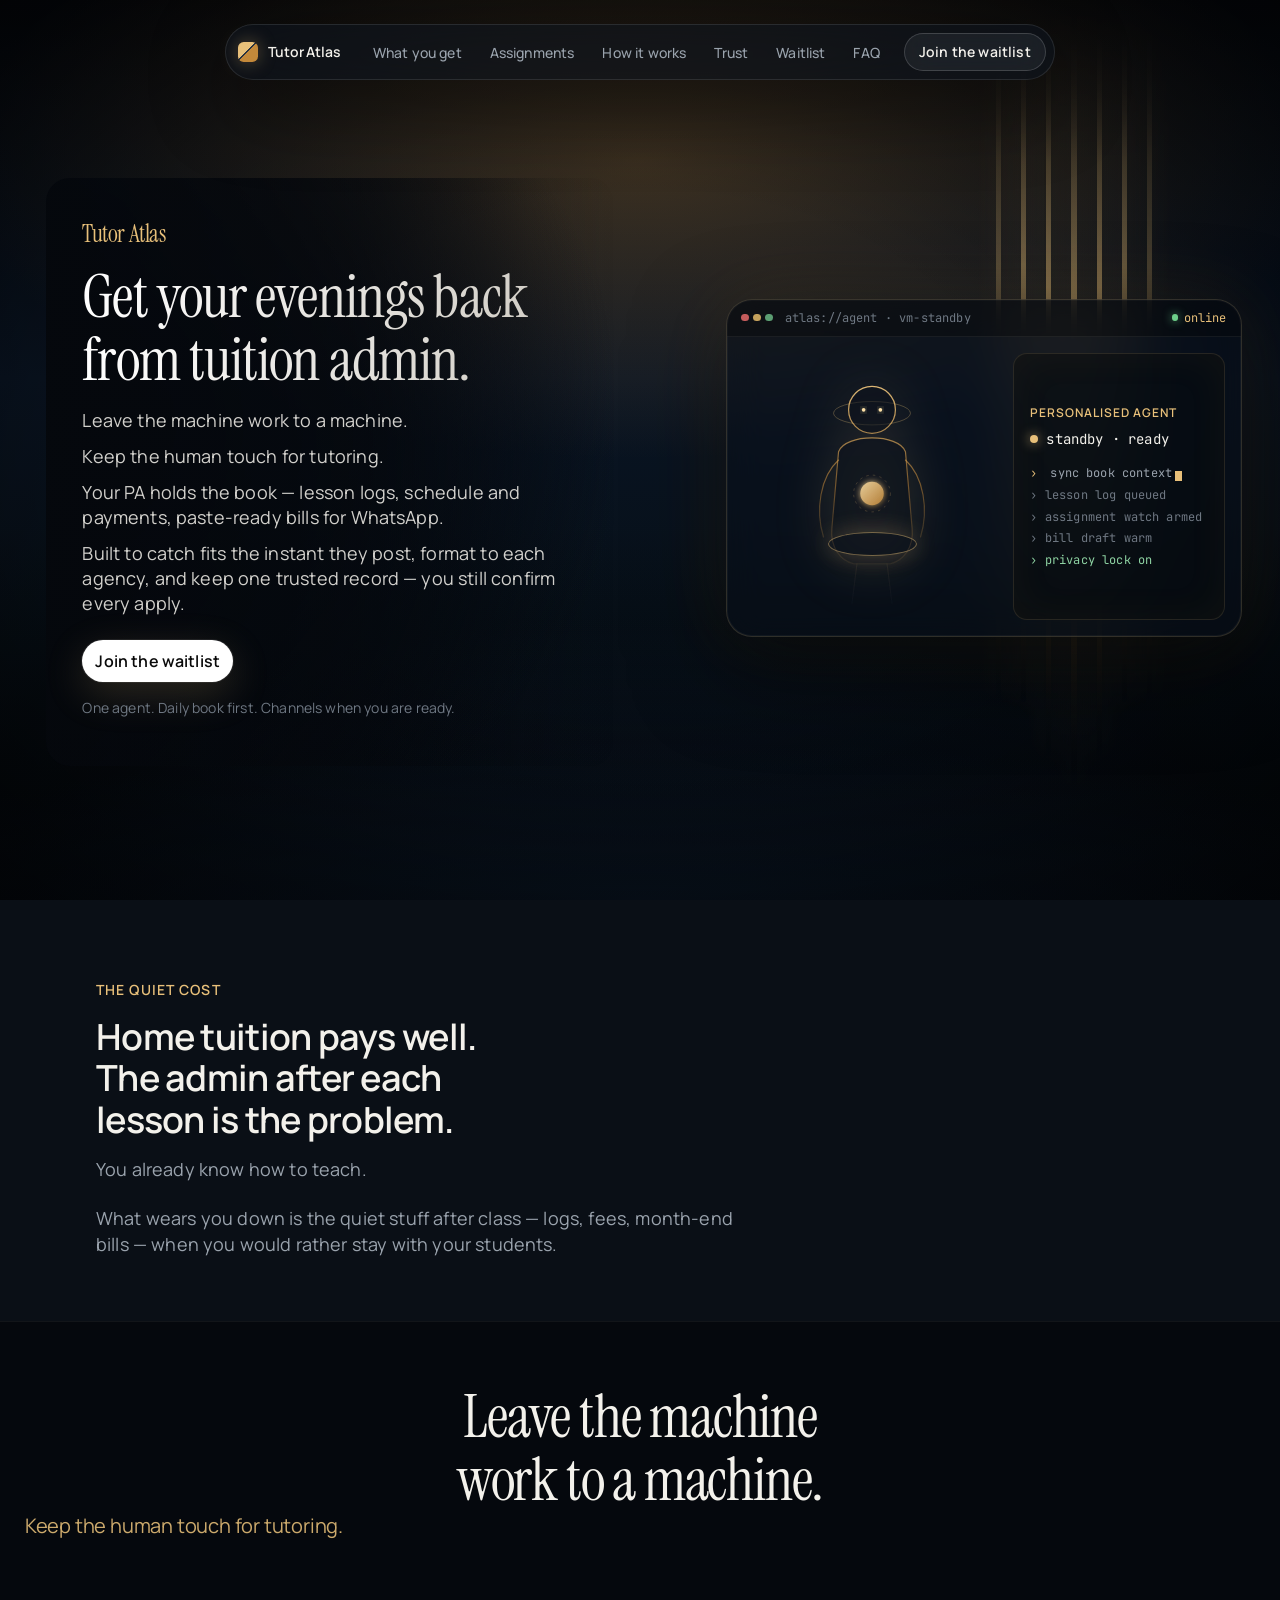
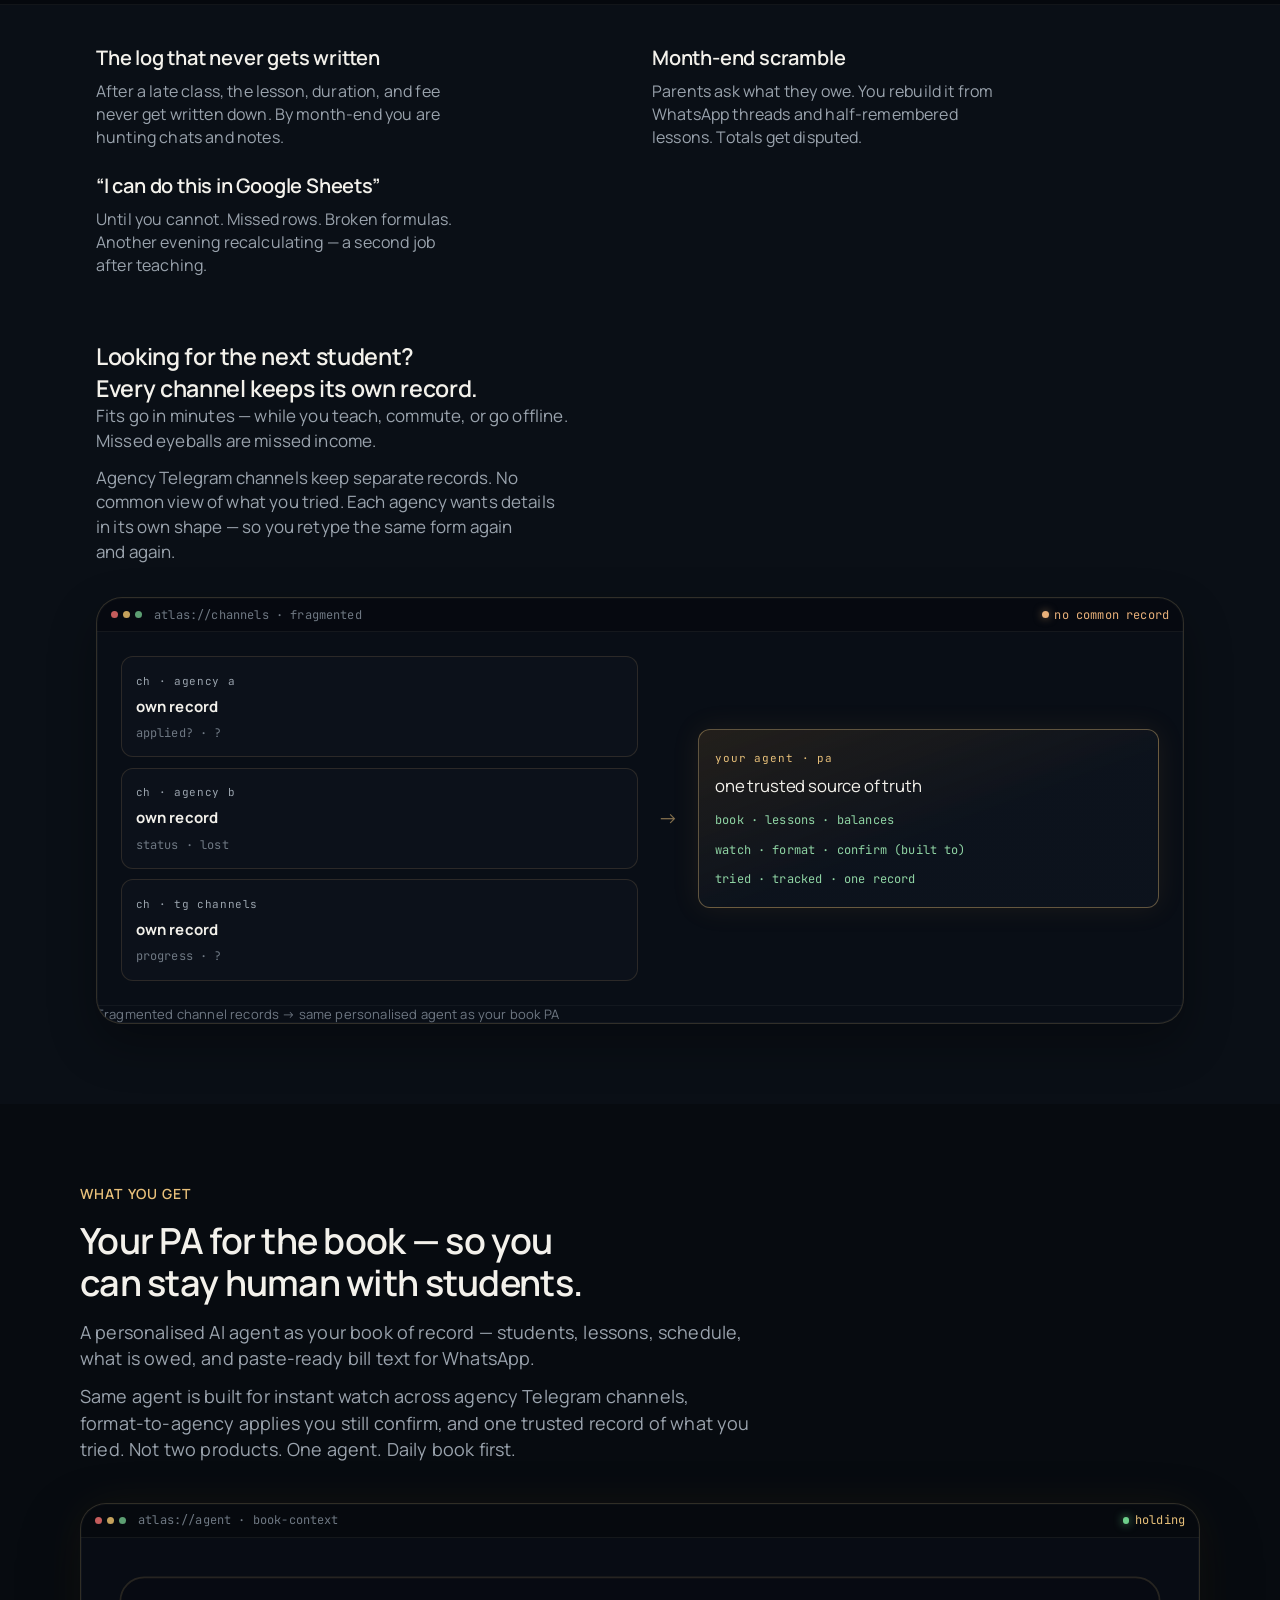
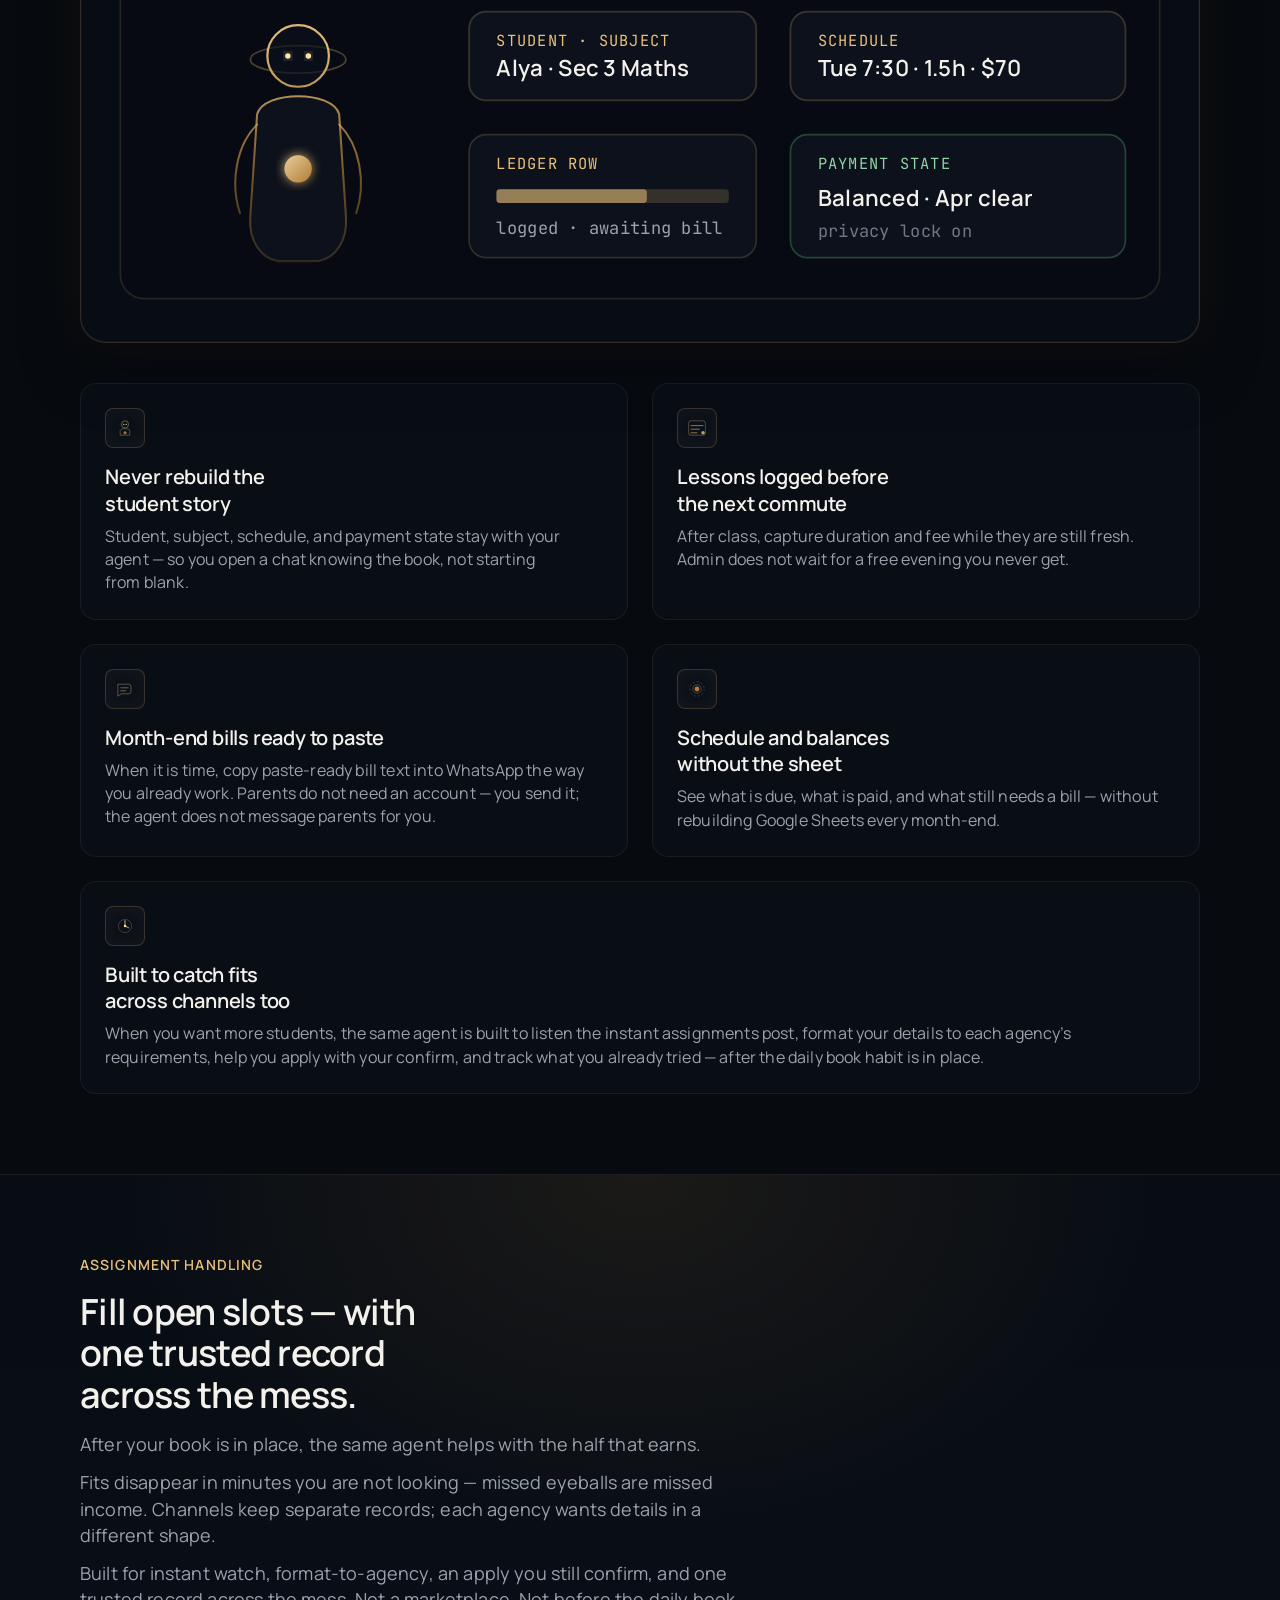
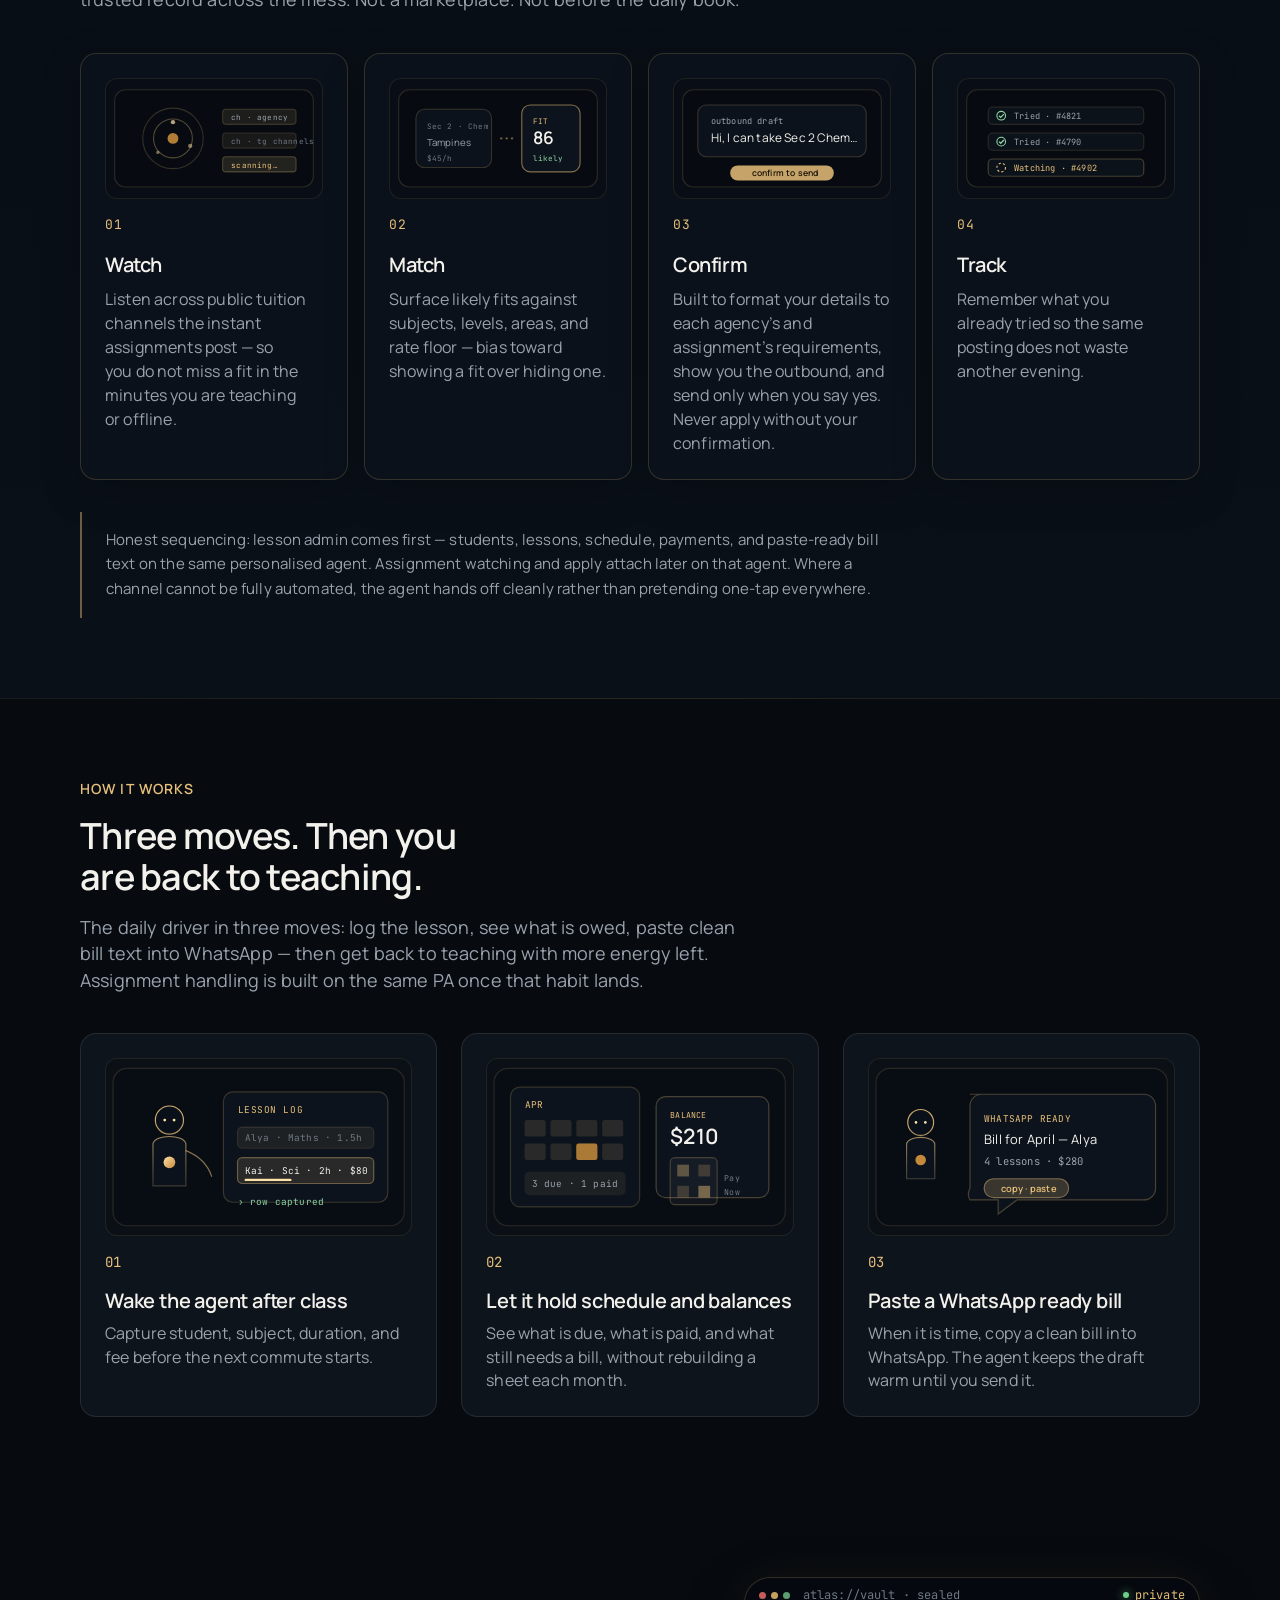
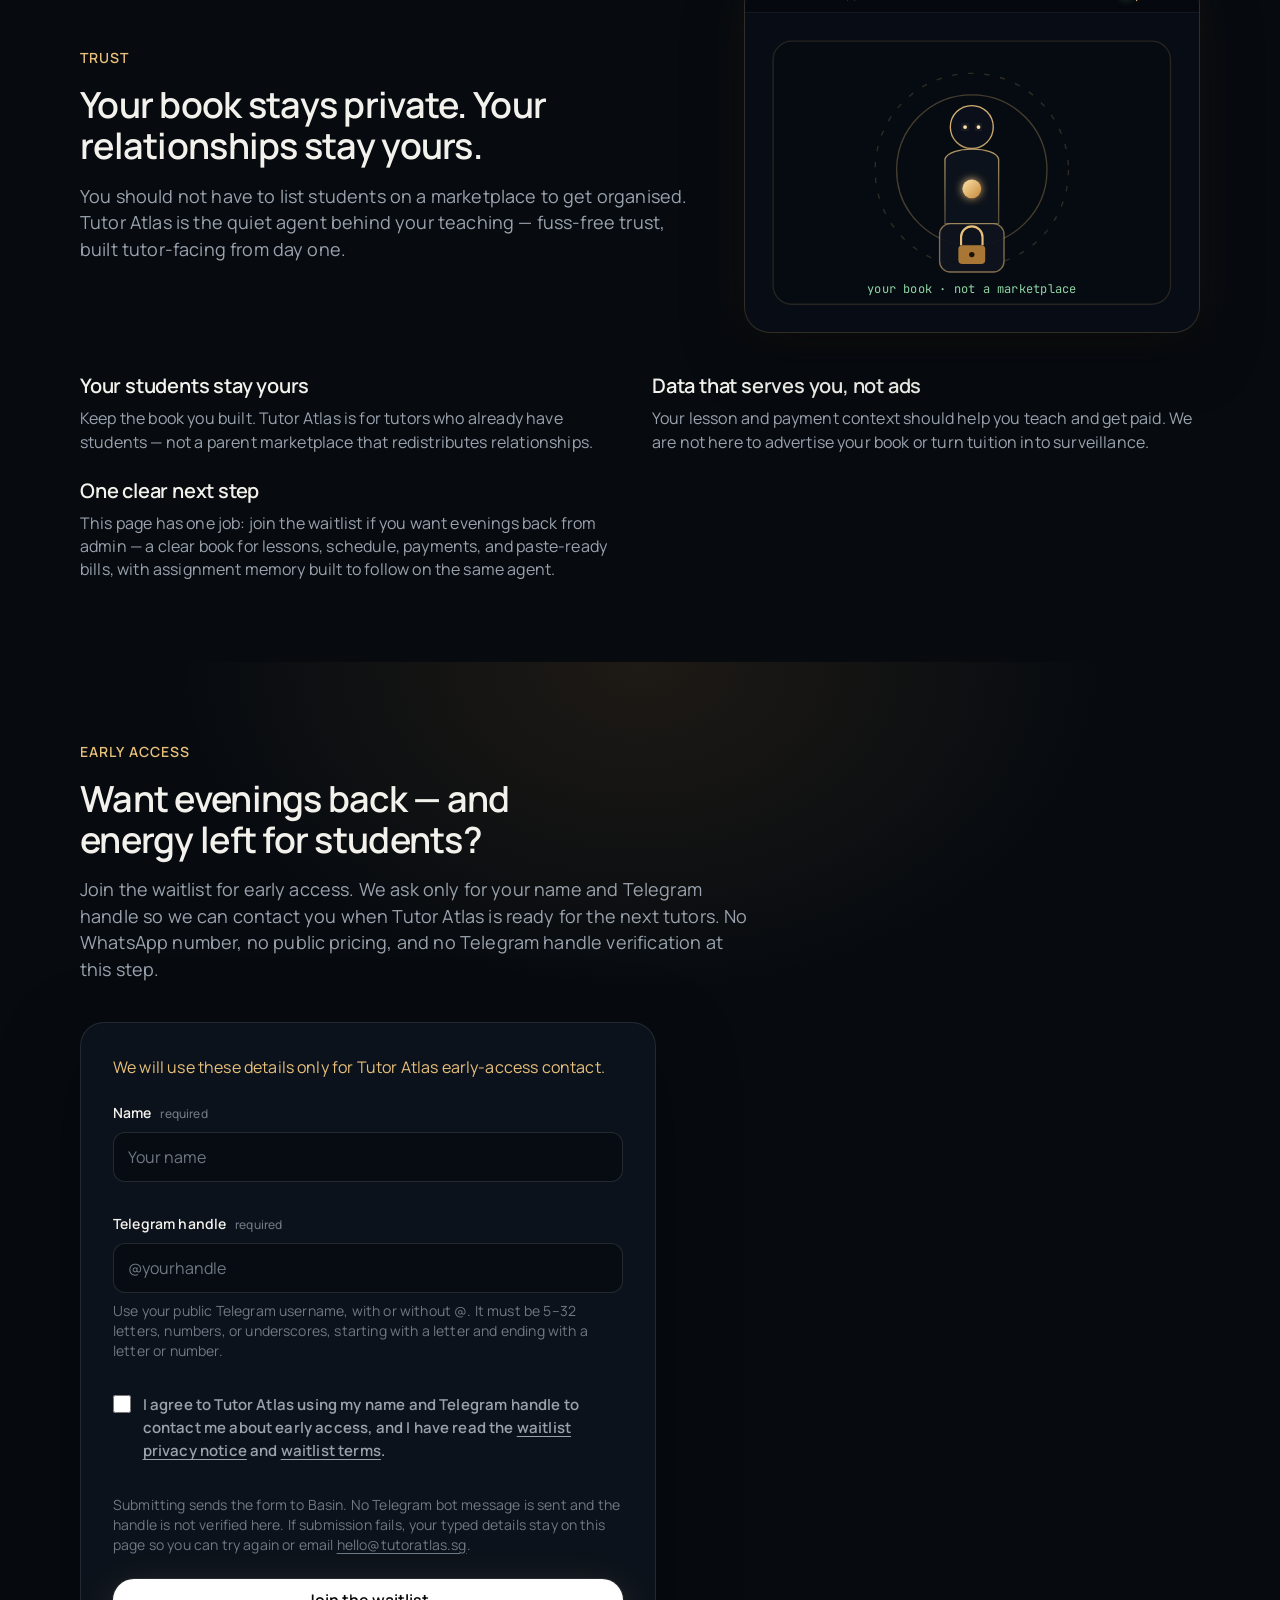
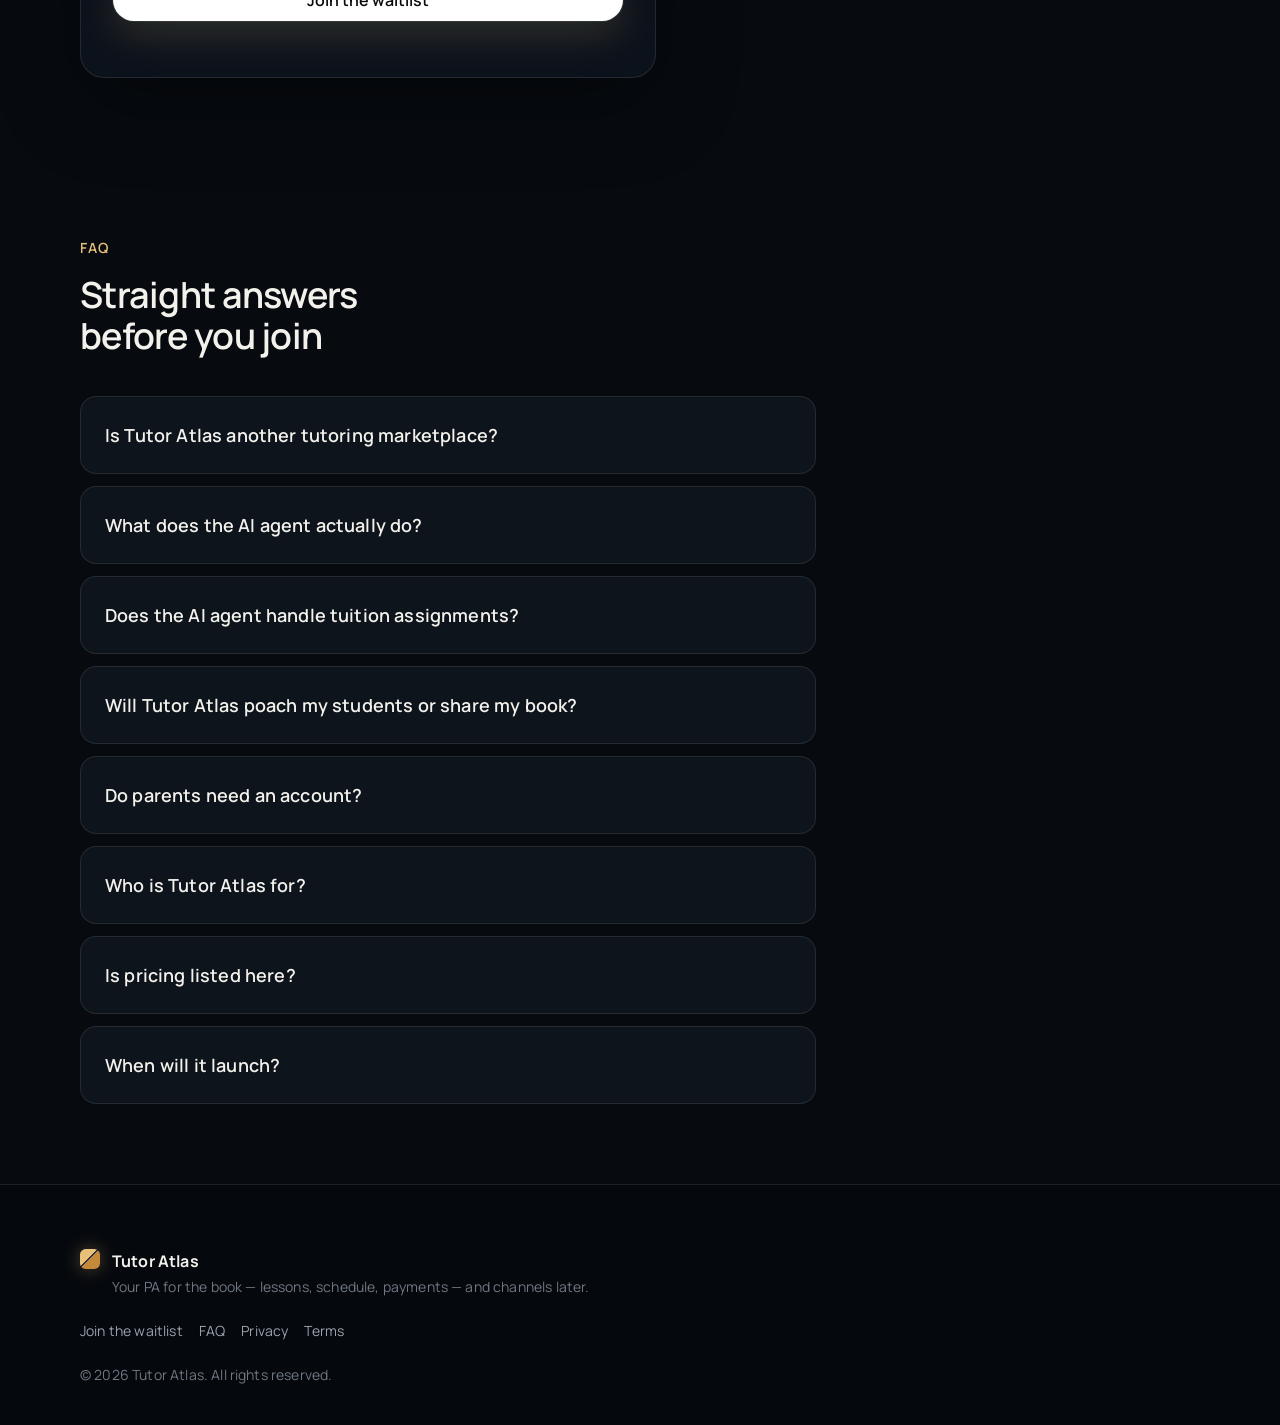
<file: index.html>
<!DOCTYPE html>
<html lang="en-GB">
<head>
  <meta charset="utf-8">
  <meta name="viewport" content="width=device-width, initial-scale=1">
  <title>Tutor Atlas: Your PA for lessons, schedule, and payments</title>
  <meta name="description" content="Get your evenings back from tuition admin. Tutor Atlas is a personalised AI agent — your PA for the book: lesson logs, schedule and payments, and paste-ready bills for WhatsApp. Built to become the trusted record across fragmented agency Telegram channels too. Join the waitlist.">
  <meta name="referrer" content="strict-origin-when-cross-origin">
  <link rel="canonical" href="https://tutor.tutoratlas.sg/">

  <meta property="og:type" content="website">
  <meta property="og:site_name" content="Tutor Atlas">
  <meta property="og:title" content="Tutor Atlas: Get your evenings back from tuition admin">
  <meta property="og:description" content="Keep time for the human touch in tutoring. Your AI agent holds the book — lessons, schedule, payments, paste-ready bills — and is built to remember assignment attempts across agency Telegram channels. Join the waitlist.">
  <meta property="og:locale" content="en_GB">
  <meta property="og:url" content="https://tutor.tutoratlas.sg/">
  <meta property="og:image" content="https://tutor.tutoratlas.sg/og-image.png">
  <meta property="og:image:type" content="image/png">
  <meta property="og:image:width" content="1200">
  <meta property="og:image:height" content="630">
  <meta property="og:image:alt" content="Tutor Atlas AI agent on standby for independent tutors">

  <meta name="twitter:card" content="summary_large_image">
  <meta name="twitter:title" content="Tutor Atlas: Get your evenings back from tuition admin">
  <meta name="twitter:description" content="Your PA for the book: lesson logs, schedule and payments, paste-ready WhatsApp bills — built to track assignment attempts across agency Telegram channels too.">
  <meta name="twitter:image" content="https://tutor.tutoratlas.sg/og-image.png">
  <meta name="twitter:image:alt" content="Tutor Atlas AI agent on standby for independent tutors">

  <meta name="theme-color" content="#070B10">
  <link rel="icon" href="favicon.svg" type="image/svg+xml">

  <link rel="preconnect" href="https://fonts.googleapis.com">
  <link rel="preconnect" href="https://fonts.gstatic.com" crossorigin>
  <link href="https://fonts.googleapis.com/css2?family=Instrument+Serif:ital@0;1&family=Manrope:wght@400;500;600;700&family=JetBrains+Mono:wght@400;500&display=swap" rel="stylesheet">

  <link rel="stylesheet" href="styles.css?v=tut-104-basin-form">

  <script type="application/ld+json">
  {
    "@context": "https://schema.org",
    "@type": "WebApplication",
    "name": "Tutor Atlas",
    "url": "https://tutor.tutoratlas.sg/",
    "applicationCategory": "BusinessApplication",
    "operatingSystem": "Web",
    "description": "Personalised AI agent for Singapore independent home tutors. Book of record for students, lessons, schedule and payments, with paste-ready bill text for WhatsApp. Built to handle tuition assignment flow with tutor confirmation after the daily driver lands.",
    "audience": {
      "@type": "Audience",
      "audienceType": "Independent home tutors in Singapore"
    },
    "offers": {
      "@type": "Offer",
      "availability": "https://schema.org/PreOrder",
      "price": "0",
      "priceCurrency": "SGD",
      "description": "Tutor waitlist for early access. Public pricing not listed."
    }
  }
  </script>
  <script type="application/ld+json">
  {
    "@context": "https://schema.org",
    "@type": "FAQPage",
    "url": "https://tutor.tutoratlas.sg/#faq",
    "mainEntity": [
      {
        "@type": "Question",
        "name": "Is Tutor Atlas another tutoring marketplace?",
        "acceptedAnswer": {
          "@type": "Answer",
          "text": "No. Tutor Atlas is a personalised AI agent for tutors who already have students. It is not a parent marketplace and it does not redistribute your book."
        }
      },
      {
        "@type": "Question",
        "name": "What does the AI agent actually do?",
        "acceptedAnswer": {
          "@type": "Answer",
          "text": "You get a personalised PA for your book of record: lessons logged while they are still fresh, schedule and payment context held for you, and paste-ready bill text for WhatsApp when month-end arrives — so you keep time for teaching instead of rebuilding a spreadsheet. The same agent is built to become your trusted record across public agency Telegram channels — watching for fits, helping you apply with your confirmation, and tracking what you have already tried. Daily lesson admin comes first."
        }
      },
      {
        "@type": "Question",
        "name": "Does the AI agent handle tuition assignments?",
        "acceptedAnswer": {
          "@type": "Answer",
          "text": "Yes in the product direction — same personalised agent as your lesson admin, not a second product. It is built to listen across public agency Telegram channels the instant fits post, format your details to each agency’s requirements, prepare an apply you still confirm, and remember attempts across channels that otherwise keep separate records. Lesson admin (students, schedule, payments) is the daily-driver first; assignment handling attaches later on that same agent. It is not a parent marketplace and it does not apply without your say-so."
        }
      },
      {
        "@type": "Question",
        "name": "Will Tutor Atlas poach my students or share my book?",
        "acceptedAnswer": {
          "@type": "Answer",
          "text": "No. Your student book stays yours. Privacy and trust come first. We are not here to advertise your relationships."
        }
      },
      {
        "@type": "Question",
        "name": "Do parents need an account?",
        "acceptedAnswer": {
          "@type": "Answer",
          "text": "Not in the first release. You work with the agent; parents receive what you already send today — for example paste-ready bill text you copy into WhatsApp. The agent does not message parents for you."
        }
      },
      {
        "@type": "Question",
        "name": "Who is Tutor Atlas for?",
        "acceptedAnswer": {
          "@type": "Answer",
          "text": "Independent home tutors in Singapore who run their own students and want evenings back from admin — a clear book for lessons, schedule and payments, paste-ready bills for WhatsApp, and later on the same agent assignment-channel memory when you have capacity. If you mainly want a parent marketplace, this waitlist is not the right door."
        }
      },
      {
        "@type": "Question",
        "name": "Is pricing listed here?",
        "acceptedAnswer": {
          "@type": "Answer",
          "text": "No. Public pricing is not on this page. Join the waitlist if fuss-free admin on standby fits how you already teach. We will share commercial details when early access is relevant."
        }
      }
    ]
  }
  </script>
</head>
<body>
  <a class="skip-link" href="#main">Skip to content</a>

  <header class="site-header">
    <nav class="fluid-nav" aria-label="Primary">
      <a class="brand" href="#top" aria-current="page">
        <span class="brand-mark" aria-hidden="true"></span>
        <span class="brand-name">Tutor Atlas</span>
      </a>

      <button
        class="nav-toggle"
        type="button"
        aria-expanded="false"
        aria-controls="nav-panel"
        data-nav-toggle
      >
        <span class="nav-toggle-label">Menu</span>
        <span class="hamburger" aria-hidden="true">
          <span></span>
          <span></span>
        </span>
      </button>

      <div class="nav-panel" id="nav-panel" data-nav-panel>
        <ul class="nav-links">
          <li style="--i: 0"><a href="#agent">What you get</a></li>
          <li style="--i: 1"><a href="#assignments">Assignments</a></li>
          <li style="--i: 2"><a href="#how">How it works</a></li>
          <li style="--i: 3"><a href="#trust">Trust</a></li>
          <li style="--i: 4"><a href="#waitlist">Waitlist</a></li>
          <li style="--i: 5"><a href="#faq">FAQ</a></li>
        </ul>
        <a class="btn btn-nav" href="#waitlist">Join the waitlist</a>
      </div>
    </nav>
  </header>

  <main id="main">
    <section class="hero" id="top" aria-labelledby="hero-heading">
      <div class="hero-atmosphere" aria-hidden="true">
        <div class="sky"></div>
        <div class="horizon"></div>
        <div class="beams">
          <span></span><span></span><span></span><span></span><span></span><span></span><span></span>
        </div>
        <div class="scanlines"></div>
        <div class="vignette"></div>
      </div>

      <div class="hero-stage" aria-hidden="true">
        <div class="vm-chassis">
          <div class="vm-chrome">
            <span class="vm-dots"><i></i><i></i><i></i></span>
            <span class="vm-title">atlas://agent · vm-standby</span>
            <span class="vm-live"><i></i> online</span>
          </div>
          <div class="vm-body">
            <div class="agent-figure">
              <svg class="agent-svg" viewBox="0 0 220 320" fill="none" xmlns="http://www.w3.org/2000/svg" role="img">
                <defs>
                  <linearGradient id="bodyGrad" x1="110" y1="40" x2="110" y2="300" gradientUnits="userSpaceOnUse">
                    <stop stop-color="#E8C07A" stop-opacity="0.95"/>
                    <stop offset="0.45" stop-color="#C4893A" stop-opacity="0.55"/>
                    <stop offset="1" stop-color="#1A2433" stop-opacity="0.15"/>
                  </linearGradient>
                  <linearGradient id="coreGrad" x1="0" y1="0" x2="1" y2="1">
                    <stop stop-color="#FFE2A8"/>
                    <stop offset="1" stop-color="#C4893A"/>
                  </linearGradient>
                  <filter id="softGlow" x="-40%" y="-40%" width="180%" height="180%">
                    <feGaussianBlur stdDeviation="4" result="b"/>
                    <feMerge><feMergeNode in="b"/><feMergeNode in="SourceGraphic"/></feMerge>
                  </filter>
                </defs>
                <!-- halo -->
                <ellipse class="agent-halo" cx="110" cy="72" rx="46" ry="14" stroke="#E8C07A" stroke-opacity="0.35"/>
                <!-- head -->
                <circle cx="110" cy="68" r="28" stroke="url(#bodyGrad)" stroke-width="1.5" fill="rgba(12,18,28,0.55)"/>
                <circle class="agent-eye" cx="100" cy="68" r="2.2" fill="#FFE2A8" filter="url(#softGlow)"/>
                <circle class="agent-eye" cx="120" cy="68" r="2.2" fill="#FFE2A8" filter="url(#softGlow)"/>
                <!-- torso -->
                <path d="M70 118 C78 96, 142 96, 150 118 L158 210 C160 232, 148 248, 132 252 L88 252 C72 248, 60 232, 62 210 Z" fill="rgba(14,20,30,0.72)" stroke="url(#bodyGrad)" stroke-width="1.4"/>
                <!-- core -->
                <circle class="agent-core" cx="110" cy="168" r="14" fill="url(#coreGrad)" filter="url(#softGlow)" opacity="0.9"/>
                <circle cx="110" cy="168" r="22" stroke="#E8C07A" stroke-opacity="0.25" stroke-dasharray="3 5"/>
                <!-- arms -->
                <path d="M70 128 C48 148, 42 188, 52 220" stroke="url(#bodyGrad)" stroke-width="1.4" stroke-linecap="round"/>
                <path d="M150 128 C172 148, 178 188, 168 220" stroke="url(#bodyGrad)" stroke-width="1.4" stroke-linecap="round"/>
                <!-- legs into pedestal -->
                <path d="M92 252 L86 300" stroke="url(#bodyGrad)" stroke-width="1.3" stroke-linecap="round"/>
                <path d="M128 252 L134 300" stroke="url(#bodyGrad)" stroke-width="1.3" stroke-linecap="round"/>
              </svg>
              <div class="agent-pedestal">
                <span class="pedestal-ring"></span>
                <span class="pedestal-ring delay"></span>
              </div>
            </div>

            <aside class="holo-panel">
              <p class="holo-kicker">personalised agent</p>
              <p class="holo-status"><span class="pulse"></span> standby · ready</p>
              <ul class="holo-feed" aria-hidden="true">
                <li><span class="prompt">›</span> sync book context<span class="cursor"></span></li>
                <li class="dim">› lesson log queued</li>
                <li class="dim">› assignment watch armed</li>
                <li class="dim">› bill draft warm</li>
                <li class="ok">› privacy lock on</li>
              </ul>
            </aside>
          </div>
        </div>
      </div>

      <div class="hero-copy">
        <p class="brand-hero">Tutor Atlas</p>
        <h1 id="hero-heading">
          Get your evenings back<br>
          from tuition admin.
        </h1>
        <div class="hero-lead">
          <p>Leave the machine work to a machine.</p>
          <p>Keep the human touch for tutoring.</p>
          <p>Your PA holds the book — lesson logs, schedule and payments, paste-ready bills for WhatsApp.</p>
          <p>Built to catch fits the instant they post, format to each agency, and keep one trusted record — you still confirm every apply.</p>
        </div>
        <div class="hero-actions">
          <a class="btn btn-primary" href="#waitlist">Join the waitlist</a>
        </div>
        <p class="hero-note">One agent. Daily book first. Channels when you are ready.</p>
      </div>
    </section>

    <section class="section problem" id="problem" aria-labelledby="problem-heading">
      <div class="section-inner reveal">
        <p class="eyebrow">The quiet cost</p>
        <h2 id="problem-heading">Home tuition pays well. The admin after each lesson is the problem.</h2>
        <div class="section-lead problem-lead">
          <p>You already know how to teach.</p>
          <p>What wears you down is the quiet stuff after class — logs, fees, month-end bills — when you would rather stay with your students.</p>
        </div>
      </div>

      <div class="tagline-reveal problem-bridge" id="tagline" aria-label="Product promise">
        <p class="tagline-text" data-tagline>
          <span>Leave</span>
          <span>the</span>
          <span>machine</span>
          <span>work</span>
          <span>to</span>
          <span>a</span>
          <span>machine.</span>
        </p>
        <p class="tagline-sub">Keep the human touch for tutoring.</p>
      </div>

      <div class="section-inner reveal">
        <ul class="problem-grid">
          <li>
            <h3>The log that never gets written</h3>
            <p>After a late class, the lesson, duration, and fee never get written down. By month-end you are hunting chats and notes.</p>
          </li>
          <li>
            <h3>Month-end scramble</h3>
            <p>Parents ask what they owe. You rebuild it from WhatsApp threads and half-remembered lessons. Totals get disputed.</p>
          </li>
          <li>
            <h3>“I can do this in Google Sheets”</h3>
            <p>Until you cannot. Missed rows. Broken formulas. Another evening recalculating — a second job after teaching.</p>
          </li>
        </ul>

        <div class="problem-channels" aria-labelledby="channels-heading">
          <h3 id="channels-heading">Looking for the next student? Every channel keeps its own record.</h3>
          <div class="problem-channels-lead">
            <p>Fits go in minutes — while you teach, commute, or go offline. Missed eyeballs are missed income.</p>
            <p>Agency Telegram channels keep separate records. No common view of what you tried. Each agency wants details in its own shape — so you retype the same form again and again.</p>
          </div>

          <figure class="channel-fragment" aria-hidden="true">
            <div class="scene-feature-chrome compact">
              <span class="vm-dots"><i></i><i></i><i></i></span>
              <span class="scene-feature-title">atlas://channels · fragmented</span>
              <span class="vm-live warn"><i></i> no common record</span>
            </div>
            <div class="channel-fragment-body">
              <ul class="channel-shards">
                <li>
                  <span class="ch-label">ch · agency A</span>
                  <strong>own record</strong>
                  <span class="ch-meta">applied? · ?</span>
                </li>
                <li>
                  <span class="ch-label">ch · agency B</span>
                  <strong>own record</strong>
                  <span class="ch-meta">status · lost</span>
                </li>
                <li>
                  <span class="ch-label">ch · tg channels</span>
                  <strong>own record</strong>
                  <span class="ch-meta">progress · ?</span>
                </li>
              </ul>
              <span class="channel-arrow" aria-hidden="true">→</span>
              <div class="channel-pa">
                <p class="channel-pa-kicker">your agent · PA</p>
                <p class="channel-pa-title">one trusted source of truth</p>
                <ul>
                  <li>book · lessons · balances</li>
                  <li>watch · format · confirm (built to)</li>
                  <li>tried · tracked · one record</li>
                </ul>
              </div>
            </div>
            <p class="channel-fragment-caption">Fragmented channel records → same personalised agent as your book PA</p>
          </figure>
        </div>
      </div>
    </section>

    <section class="section agent" id="agent" aria-labelledby="agent-heading">
      <div class="section-inner reveal">
        <p class="eyebrow">What you get</p>
        <h2 id="agent-heading">Your PA for the book — so you can stay human with students.</h2>
        <div class="section-lead">
          <p>A personalised AI agent as your book of record — students, lessons, schedule, what is owed, and paste-ready bill text for WhatsApp.</p>
          <p>Same agent is built for instant watch across agency Telegram channels, format-to-agency applies you still confirm, and one trusted record of what you tried. Not two products. One agent. Daily book first.</p>
        </div>

        <figure class="scene-feature" aria-hidden="true">
          <div class="scene-feature-chrome">
            <span class="vm-dots"><i></i><i></i><i></i></span>
            <span class="scene-feature-title">atlas://agent · book-context</span>
            <span class="vm-live"><i></i> holding</span>
          </div>
          <!-- Mobile: stacked glass cards (wide SVG text becomes illegible &lt;600px) -->
          <div class="scene-feature-stack">
            <div class="scene-stack-agent">
              <svg viewBox="0 0 120 140" fill="none" xmlns="http://www.w3.org/2000/svg" class="scene-stack-agent-svg">
                <ellipse cx="60" cy="28" rx="22" ry="7" stroke="#E8C07A" stroke-opacity="0.3"/>
                <circle cx="60" cy="26" r="14" stroke="#E8C07A" stroke-opacity="0.7" fill="rgba(12,18,28,0.65)"/>
                <circle cx="55" cy="26" r="1.4" fill="#FFE2A8"/>
                <circle cx="65" cy="26" r="1.4" fill="#FFE2A8"/>
                <path d="M40 52 C44 40, 76 40, 80 52 L84 100 C85 112, 78 120, 70 122 L50 122 C42 120, 35 112, 36 100 Z" fill="rgba(14,20,30,0.75)" stroke="#E8C07A" stroke-opacity="0.55"/>
                <circle cx="60" cy="78" r="6" fill="#C4893A"/>
              </svg>
              <p class="scene-stack-status"><span class="pulse"></span> holding book context</p>
            </div>
            <ul class="scene-stack-cards">
              <li><span class="k">Student · subject</span><strong>Alya · Sec 3 Maths</strong></li>
              <li><span class="k">Schedule</span><strong>Tue 7:30 · 1.5h · $70</strong></li>
              <li><span class="k">Ledger row</span><strong>logged · awaiting bill</strong></li>
              <li class="ok"><span class="k">Payment</span><strong>Balanced · privacy on</strong></li>
            </ul>
          </div>
          <svg class="scene-svg scene-svg--feature" viewBox="0 0 640 220" fill="none" xmlns="http://www.w3.org/2000/svg">
            <defs>
              <linearGradient id="afBody" x1="120" y1="30" x2="120" y2="200" gradientUnits="userSpaceOnUse">
                <stop stop-color="#E8C07A" stop-opacity="0.95"/>
                <stop offset="0.5" stop-color="#C4893A" stop-opacity="0.5"/>
                <stop offset="1" stop-color="#1A2433" stop-opacity="0.2"/>
              </linearGradient>
              <linearGradient id="afCore" x1="0" y1="0" x2="1" y2="1">
                <stop stop-color="#FFE2A8"/><stop offset="1" stop-color="#C4893A"/>
              </linearGradient>
              <filter id="afGlow" x="-30%" y="-30%" width="160%" height="160%">
                <feGaussianBlur stdDeviation="3" result="b"/><feMerge><feMergeNode in="b"/><feMergeNode in="SourceGraphic"/></feMerge>
              </filter>
            </defs>
            <rect x="16" y="16" width="608" height="188" rx="14" fill="rgba(7,11,16,0.45)" stroke="rgba(232,192,122,0.14)"/>
            <!-- mini agent -->
            <g transform="translate(48,28)">
              <g class="scene-agent-breathe">
                <ellipse cx="72" cy="36" rx="28" ry="8" stroke="#E8C07A" stroke-opacity="0.3"/>
                <circle cx="72" cy="34" r="18" stroke="url(#afBody)" stroke-width="1.3" fill="rgba(12,18,28,0.65)"/>
                <circle class="scene-eye" cx="66" cy="34" r="1.6" fill="#FFE2A8" filter="url(#afGlow)"/>
                <circle class="scene-eye" cx="78" cy="34" r="1.6" fill="#FFE2A8" filter="url(#afGlow)"/>
                <path d="M48 68 C52 54, 92 54, 96 68 L100 128 C101 142, 94 152, 84 154 L60 154 C50 152, 43 142, 44 128 Z" fill="rgba(14,20,30,0.75)" stroke="url(#afBody)" stroke-width="1.2"/>
                <circle class="scene-core" cx="72" cy="100" r="8" fill="url(#afCore)" filter="url(#afGlow)" opacity="0.9"/>
                <path d="M48 74 C36 86, 32 108, 38 126" stroke="url(#afBody)" stroke-width="1.2" stroke-linecap="round"/>
                <path d="M96 74 C108 86, 112 108, 106 126" stroke="url(#afBody)" stroke-width="1.2" stroke-linecap="round"/>
              </g>
            </g>
            <!-- floating context cards -->
            <g class="scene-float-a">
              <rect x="220" y="36" width="168" height="52" rx="10" fill="rgba(14,20,30,0.82)" stroke="rgba(232,192,122,0.22)"/>
              <text x="236" y="56" fill="#E8C07A" font-family="JetBrains Mono, monospace" font-size="9" letter-spacing="0.08em">STUDENT · SUBJECT</text>
              <text x="236" y="74" fill="#F3F1EB" font-family="Manrope, sans-serif" font-size="13" font-weight="600">Alya · Sec 3 Maths</text>
            </g>
            <g class="scene-float-b">
              <rect x="408" y="36" width="196" height="52" rx="10" fill="rgba(14,20,30,0.82)" stroke="rgba(232,192,122,0.22)"/>
              <text x="424" y="56" fill="#E8C07A" font-family="JetBrains Mono, monospace" font-size="9" letter-spacing="0.08em">SCHEDULE</text>
              <text x="424" y="74" fill="#F3F1EB" font-family="Manrope, sans-serif" font-size="13" font-weight="600">Tue 7:30 · 1.5h · $70</text>
            </g>
            <g class="scene-float-c">
              <rect x="220" y="108" width="168" height="72" rx="10" fill="rgba(14,20,30,0.82)" stroke="rgba(232,192,122,0.18)"/>
              <text x="236" y="128" fill="#E8C07A" font-family="JetBrains Mono, monospace" font-size="9" letter-spacing="0.08em">LEDGER ROW</text>
              <rect x="236" y="140" width="136" height="8" rx="2" fill="rgba(232,192,122,0.18)"/>
              <rect class="scene-write" x="236" y="140" width="88" height="8" rx="2" fill="#E8C07A" opacity="0.55"/>
              <text x="236" y="166" fill="#9AA3AD" font-family="JetBrains Mono, monospace" font-size="10">logged · awaiting bill</text>
            </g>
            <g class="scene-float-d">
              <rect x="408" y="108" width="196" height="72" rx="10" fill="rgba(14,20,30,0.82)" stroke="rgba(109,207,138,0.28)"/>
              <text x="424" y="128" fill="#8FD4A4" font-family="JetBrains Mono, monospace" font-size="9" letter-spacing="0.08em">PAYMENT STATE</text>
              <text x="424" y="150" fill="#F3F1EB" font-family="Manrope, sans-serif" font-size="13" font-weight="600">Balanced · Apr clear</text>
              <text x="424" y="168" fill="#6F7883" font-family="JetBrains Mono, monospace" font-size="10">privacy lock on</text>
            </g>
          </svg>
        </figure>

        <ul class="benefit-list">
          <li>
            <span class="benefit-motif" aria-hidden="true">
              <svg viewBox="0 0 40 40" fill="none"><circle cx="20" cy="14" r="6" stroke="#E8C07A" stroke-opacity="0.7"/><circle cx="18" cy="14" r="1" fill="#FFE2A8"/><circle cx="22" cy="14" r="1" fill="#FFE2A8"/><path d="M12 24c2-4 14-4 16 0v8H12z" stroke="#E8C07A" stroke-opacity="0.55" fill="rgba(14,20,30,0.5)"/><circle cx="20" cy="28" r="2.5" fill="#C4893A" opacity="0.85"/></svg>
            </span>
            <h3>Never rebuild the student story</h3>
            <p>Student, subject, schedule, and payment state stay with your agent — so you open a chat knowing the book, not starting from blank.</p>
          </li>
          <li>
            <span class="benefit-motif" aria-hidden="true">
              <svg viewBox="0 0 40 40" fill="none"><rect x="6" y="8" width="28" height="24" rx="4" stroke="#E8C07A" stroke-opacity="0.55"/><path d="M10 16h20M10 22h14M10 28h10" stroke="#E8C07A" stroke-opacity="0.7" stroke-width="1.4" stroke-linecap="round"/><circle cx="30" cy="28" r="3" fill="#E8C07A" opacity="0.8"/></svg>
            </span>
            <h3>Lessons logged before the next commute</h3>
            <p>After class, capture duration and fee while they are still fresh. Admin does not wait for a free evening you never get.</p>
          </li>
          <li>
            <span class="benefit-motif" aria-hidden="true">
              <svg viewBox="0 0 40 40" fill="none"><path d="M8 12h18a4 4 0 014 4v8a4 4 0 01-4 4H14l-6 4v-4H8a0 0 0 010 0V12z" stroke="#E8C07A" stroke-opacity="0.6" fill="rgba(14,20,30,0.45)"/><path d="M13 18h12M13 23h8" stroke="#E8C07A" stroke-opacity="0.75" stroke-linecap="round"/></svg>
            </span>
            <h3>Month-end bills ready to paste</h3>
            <p>When it is time, copy paste-ready bill text into WhatsApp the way you already work. Parents do not need an account — you send it; the agent does not message parents for you.</p>
          </li>
          <li>
            <span class="benefit-motif" aria-hidden="true">
              <svg viewBox="0 0 40 40" fill="none"><circle cx="20" cy="20" r="12" stroke="#E8C07A" stroke-opacity="0.35" stroke-dasharray="3 4"/><circle cx="20" cy="20" r="4" fill="#C4893A" opacity="0.9"/><circle cx="20" cy="20" r="7" stroke="#E8C07A" stroke-opacity="0.5"/></svg>
            </span>
            <h3>Schedule and balances without the sheet</h3>
            <p>See what is due, what is paid, and what still needs a bill — without rebuilding Google Sheets every month-end.</p>
          </li>
          <li>
            <span class="benefit-motif" aria-hidden="true">
              <svg viewBox="0 0 40 40" fill="none"><circle cx="20" cy="20" r="11" stroke="#E8C07A" stroke-opacity="0.4"/><path d="M20 11v9l6 3" stroke="#E8C07A" stroke-width="1.5" stroke-linecap="round"/><circle cx="20" cy="20" r="2" fill="#FFE2A8"/></svg>
            </span>
            <h3>Built to catch fits across channels too</h3>
            <p>When you want more students, the same agent is built to listen the instant assignments post, format your details to each agency’s requirements, help you apply with your confirm, and track what you already tried — after the daily book habit is in place.</p>
          </li>
        </ul>
      </div>
    </section>

    <section class="section assignments" id="assignments" aria-labelledby="assignments-heading">
      <div class="section-inner reveal">
        <p class="eyebrow">Assignment handling</p>
        <h2 id="assignments-heading">Fill open slots — with one trusted record across the mess.</h2>
        <div class="section-lead">
          <p>After your book is in place, the same agent helps with the half that earns.</p>
          <p>Fits disappear in minutes you are not looking — missed eyeballs are missed income. Channels keep separate records; each agency wants details in a different shape.</p>
          <p>Built for instant watch, format-to-agency, an apply you still confirm, and one trusted record across the mess. Not a marketplace. Not before the daily book.</p>
        </div>

        <ol class="assign-flow" aria-label="Assignment handling flow">
          <li>
            <div class="assign-scene" aria-hidden="true">
              <svg class="scene-svg" viewBox="0 0 200 110" fill="none" xmlns="http://www.w3.org/2000/svg">
                <rect x="8" y="10" width="184" height="90" rx="10" fill="rgba(7,11,16,0.55)" stroke="rgba(232,192,122,0.16)"/>
                <circle class="scene-radar" cx="62" cy="55" r="28" stroke="#E8C07A" stroke-opacity="0.2"/>
                <circle class="scene-radar delay" cx="62" cy="55" r="18" stroke="#E8C07A" stroke-opacity="0.35"/>
                <circle cx="62" cy="55" r="5" fill="#C4893A" opacity="0.9"/>
                <circle cx="62" cy="40" r="2" fill="#FFE2A8" opacity="0.7"/>
                <circle cx="78" cy="62" r="2" fill="#FFE2A8" opacity="0.5"/>
                <circle cx="48" cy="68" r="1.5" fill="#FFE2A8" opacity="0.45"/>
                <g transform="translate(108,28)">
                  <rect width="68" height="14" rx="3" fill="rgba(232,192,122,0.1)" stroke="rgba(232,192,122,0.2)"/>
                  <text x="8" y="10" fill="#9AA3AD" font-family="JetBrains Mono, monospace" font-size="7">ch · agency</text>
                  <rect y="22" width="68" height="14" rx="3" fill="rgba(232,192,122,0.08)" stroke="rgba(232,192,122,0.15)"/>
                  <text x="8" y="32" fill="#6F7883" font-family="JetBrains Mono, monospace" font-size="7">ch · tg channels</text>
                  <rect y="44" width="68" height="14" rx="3" fill="rgba(232,192,122,0.12)" stroke="rgba(232,192,122,0.28)"/>
                  <text x="8" y="54" fill="#E8C07A" font-family="JetBrains Mono, monospace" font-size="7">scanning…</text>
                </g>
              </svg>
            </div>
            <span class="assign-step">01</span>
            <h3>Watch</h3>
            <p>Listen across public tuition channels the instant assignments post — so you do not miss a fit in the minutes you are teaching or offline.</p>
          </li>
          <li>
            <div class="assign-scene" aria-hidden="true">
              <svg class="scene-svg" viewBox="0 0 200 110" fill="none" xmlns="http://www.w3.org/2000/svg">
                <rect x="8" y="10" width="184" height="90" rx="10" fill="rgba(7,11,16,0.55)" stroke="rgba(232,192,122,0.16)"/>
                <g transform="translate(24,28)">
                  <rect width="70" height="54" rx="8" fill="rgba(14,20,30,0.8)" stroke="rgba(232,192,122,0.2)"/>
                  <text x="10" y="18" fill="#6F7883" font-family="JetBrains Mono, monospace" font-size="7">Sec 2 · Chem</text>
                  <text x="10" y="34" fill="#9AA3AD" font-family="Manrope, sans-serif" font-size="9">Tampines</text>
                  <text x="10" y="48" fill="#6F7883" font-family="JetBrains Mono, monospace" font-size="7">$45/h</text>
                </g>
                <path d="M102 55h12" stroke="#E8C07A" stroke-opacity="0.5" stroke-width="1.5" stroke-dasharray="2 3"/>
                <g class="scene-match-glow" transform="translate(122,24)">
                  <rect width="54" height="62" rx="8" fill="rgba(14,20,30,0.9)" stroke="#E8C07A" stroke-opacity="0.55"/>
                  <text x="10" y="18" fill="#E8C07A" font-family="JetBrains Mono, monospace" font-size="7">FIT</text>
                  <text x="10" y="36" fill="#F3F1EB" font-family="Manrope, sans-serif" font-size="16" font-weight="600">86</text>
                  <text x="10" y="52" fill="#8FD4A4" font-family="JetBrains Mono, monospace" font-size="7">likely</text>
                </g>
              </svg>
            </div>
            <span class="assign-step">02</span>
            <h3>Match</h3>
            <p>Surface likely fits against subjects, levels, areas, and rate floor — bias toward showing a fit over hiding one.</p>
          </li>
          <li>
            <div class="assign-scene" aria-hidden="true">
              <svg class="scene-svg" viewBox="0 0 200 110" fill="none" xmlns="http://www.w3.org/2000/svg">
                <rect x="8" y="10" width="184" height="90" rx="10" fill="rgba(7,11,16,0.55)" stroke="rgba(232,192,122,0.16)"/>
                <rect x="22" y="24" width="156" height="48" rx="8" fill="rgba(14,20,30,0.85)" stroke="rgba(232,192,122,0.2)"/>
                <text x="34" y="42" fill="#9AA3AD" font-family="JetBrains Mono, monospace" font-size="8">outbound draft</text>
                <text x="34" y="58" fill="#F3F1EB" font-family="Manrope, sans-serif" font-size="11">Hi, I can take Sec 2 Chem…</text>
                <rect class="scene-confirm-btn" x="52" y="80" width="96" height="14" rx="7" fill="#E8C07A" opacity="0.85"/>
                <text x="72" y="90" fill="#1A1208" font-family="Manrope, sans-serif" font-size="8" font-weight="600">confirm to send</text>
              </svg>
            </div>
            <span class="assign-step">03</span>
            <h3>Confirm</h3>
            <p>Built to format your details to each agency’s and assignment’s requirements, show you the outbound, and send only when you say yes. Never apply without your confirmation.</p>
          </li>
          <li>
            <div class="assign-scene" aria-hidden="true">
              <svg class="scene-svg" viewBox="0 0 200 110" fill="none" xmlns="http://www.w3.org/2000/svg">
                <rect x="8" y="10" width="184" height="90" rx="10" fill="rgba(7,11,16,0.55)" stroke="rgba(232,192,122,0.16)"/>
                <g transform="translate(28,26)">
                  <rect width="144" height="16" rx="4" fill="rgba(14,20,30,0.75)" stroke="rgba(232,192,122,0.15)"/>
                  <circle cx="12" cy="8" r="4" fill="none" stroke="#8FD4A4"/><path d="M10 8l1.5 1.5 3-3" stroke="#8FD4A4" stroke-width="1.2"/>
                  <text x="24" y="11" fill="#9AA3AD" font-family="JetBrains Mono, monospace" font-size="8">Tried · #4821</text>
                  <rect y="24" width="144" height="16" rx="4" fill="rgba(14,20,30,0.75)" stroke="rgba(232,192,122,0.15)"/>
                  <circle cx="12" cy="32" r="4" fill="none" stroke="#8FD4A4"/><path d="M10 32l1.5 1.5 3-3" stroke="#8FD4A4" stroke-width="1.2"/>
                  <text x="24" y="35" fill="#9AA3AD" font-family="JetBrains Mono, monospace" font-size="8">Tried · #4790</text>
                  <rect y="48" width="144" height="16" rx="4" fill="rgba(14,20,30,0.75)" stroke="rgba(232,192,122,0.28)"/>
                  <circle cx="12" cy="56" r="4" fill="none" stroke="#E8C07A" stroke-dasharray="2 2"/>
                  <text x="24" y="59" fill="#E8C07A" font-family="JetBrains Mono, monospace" font-size="8">Watching · #4902</text>
                </g>
              </svg>
            </div>
            <span class="assign-step">04</span>
            <h3>Track</h3>
            <p>Remember what you already tried so the same posting does not waste another evening.</p>
          </li>
        </ol>

        <p class="assign-note">
          Honest sequencing: lesson admin comes first — students, lessons, schedule, payments, and paste-ready bill text on the same personalised agent. Assignment watching and apply attach later on that agent. Where a channel cannot be fully automated, the agent hands off cleanly rather than pretending one-tap everywhere.
        </p>
      </div>
    </section>

    <section class="section how" id="how" aria-labelledby="how-heading">
      <div class="section-inner reveal">
        <p class="eyebrow">How it works</p>
        <h2 id="how-heading">Three moves. Then you are back to teaching.</h2>
        <p class="section-lead">
          The daily driver in three moves: log the lesson, see what is owed, paste clean bill text into WhatsApp — then get back to teaching with more energy left. Assignment handling is built on the same PA once that habit lands.
        </p>
        <ol class="steps">
          <li>
            <div class="step-scene" aria-hidden="true">
              <svg class="scene-svg" viewBox="0 0 260 150" fill="none" xmlns="http://www.w3.org/2000/svg">
                <defs>
                  <linearGradient id="logBody" x1="48" y1="20" x2="48" y2="120" gradientUnits="userSpaceOnUse">
                    <stop stop-color="#E8C07A" stop-opacity="0.9"/><stop offset="1" stop-color="#1A2433" stop-opacity="0.2"/>
                  </linearGradient>
                  <linearGradient id="logCore" x1="0" y1="0" x2="1" y2="1">
                    <stop stop-color="#FFE2A8"/><stop offset="1" stop-color="#C4893A"/>
                  </linearGradient>
                </defs>
                <rect x="6" y="8" width="248" height="134" rx="12" fill="rgba(7,11,16,0.5)" stroke="rgba(232,192,122,0.14)"/>
                <!-- agent capturing -->
                <g transform="translate(18,30)">
                  <g class="scene-agent-breathe">
                    <circle cx="36" cy="22" r="12" stroke="url(#logBody)" fill="rgba(12,18,28,0.7)"/>
                    <circle class="scene-eye" cx="32" cy="22" r="1.2" fill="#FFE2A8"/>
                    <circle class="scene-eye" cx="40" cy="22" r="1.2" fill="#FFE2A8"/>
                    <path d="M22 42c2-8 26-8 28 0v36H22z" stroke="url(#logBody)" fill="rgba(14,20,30,0.7)"/>
                    <circle class="scene-core" cx="36" cy="58" r="5" fill="url(#logCore)"/>
                    <path d="M50 48c10 4 18 10 22 22" stroke="#E8C07A" stroke-opacity="0.55" stroke-linecap="round"/>
                  </g>
                </g>
                <!-- ledger -->
                <g transform="translate(100,28)">
                  <rect width="140" height="94" rx="8" fill="rgba(14,20,30,0.85)" stroke="rgba(232,192,122,0.22)"/>
                  <text x="12" y="18" fill="#E8C07A" font-family="JetBrains Mono, monospace" font-size="8" letter-spacing="0.06em">LESSON LOG</text>
                  <rect x="12" y="30" width="116" height="18" rx="4" fill="rgba(232,192,122,0.08)" stroke="rgba(232,192,122,0.12)"/>
                  <text x="18" y="42" fill="#6F7883" font-family="JetBrains Mono, monospace" font-size="8">Alya · Maths · 1.5h</text>
                  <rect x="12" y="56" width="116" height="22" rx="4" fill="rgba(232,192,122,0.12)" stroke="rgba(232,192,122,0.4)"/>
                  <text x="18" y="70" fill="#F3F1EB" font-family="JetBrains Mono, monospace" font-size="8">Kai · Sci · 2h · $80</text>
                  <rect class="scene-write" x="18" y="74" width="40" height="2" rx="1" fill="#FFE2A8"/>
                  <text x="12" y="96" fill="#8FD4A4" font-family="JetBrains Mono, monospace" font-size="8">› row captured</text>
                </g>
              </svg>
            </div>
            <span class="step-num">01</span>
            <h3>Wake the agent after class</h3>
            <p>Capture student, subject, duration, and fee before the next commute starts.</p>
          </li>
          <li>
            <div class="step-scene" aria-hidden="true">
              <svg class="scene-svg" viewBox="0 0 260 150" fill="none" xmlns="http://www.w3.org/2000/svg">
                <rect x="6" y="8" width="248" height="134" rx="12" fill="rgba(7,11,16,0.5)" stroke="rgba(232,192,122,0.14)"/>
                <!-- calendar -->
                <g transform="translate(20,24)">
                  <rect width="110" height="102" rx="8" fill="rgba(14,20,30,0.85)" stroke="rgba(232,192,122,0.2)"/>
                  <text x="12" y="18" fill="#E8C07A" font-family="JetBrains Mono, monospace" font-size="8">APR</text>
                  <g fill="rgba(232,192,122,0.12)">
                    <rect x="12" y="28" width="18" height="14" rx="2"/><rect x="34" y="28" width="18" height="14" rx="2"/>
                    <rect x="56" y="28" width="18" height="14" rx="2"/><rect x="78" y="28" width="18" height="14" rx="2"/>
                    <rect x="12" y="48" width="18" height="14" rx="2"/><rect x="34" y="48" width="18" height="14" rx="2"/>
                    <rect x="56" y="48" width="18" height="14" rx="2"/><rect x="78" y="48" width="18" height="14" rx="2"/>
                  </g>
                  <rect class="scene-cal-active" x="56" y="48" width="18" height="14" rx="2" fill="#C4893A" opacity="0.85"/>
                  <rect x="12" y="72" width="86" height="20" rx="4" fill="rgba(232,192,122,0.08)"/>
                  <text x="18" y="85" fill="#9AA3AD" font-family="JetBrains Mono, monospace" font-size="8">3 due · 1 paid</text>
                </g>
                <!-- PayNow-ish calm panel -->
                <g transform="translate(144,32)">
                  <rect width="96" height="86" rx="8" fill="rgba(14,20,30,0.9)" stroke="rgba(232,192,122,0.28)"/>
                  <text x="12" y="18" fill="#E8C07A" font-family="JetBrains Mono, monospace" font-size="7">BALANCE</text>
                  <text x="12" y="40" fill="#F3F1EB" font-family="Manrope, sans-serif" font-size="18" font-weight="600">$210</text>
                  <rect x="12" y="52" width="40" height="40" rx="4" fill="rgba(255,255,255,0.04)" stroke="rgba(232,192,122,0.25)"/>
                  <rect x="18" y="58" width="10" height="10" fill="rgba(232,192,122,0.35)"/>
                  <rect x="36" y="58" width="10" height="10" fill="rgba(232,192,122,0.2)"/>
                  <rect x="18" y="76" width="10" height="10" fill="rgba(232,192,122,0.2)"/>
                  <rect x="36" y="76" width="10" height="10" fill="rgba(232,192,122,0.45)"/>
                  <text x="58" y="72" fill="#6F7883" font-family="JetBrains Mono, monospace" font-size="7">Pay</text>
                  <text x="58" y="84" fill="#6F7883" font-family="JetBrains Mono, monospace" font-size="7">Now</text>
                </g>
              </svg>
            </div>
            <span class="step-num">02</span>
            <h3>Let it hold schedule and balances</h3>
            <p>See what is due, what is paid, and what still needs a bill, without rebuilding a sheet each month.</p>
          </li>
          <li>
            <div class="step-scene" aria-hidden="true">
              <svg class="scene-svg" viewBox="0 0 260 150" fill="none" xmlns="http://www.w3.org/2000/svg">
                <defs>
                  <linearGradient id="billBody" x1="40" y1="20" x2="40" y2="110" gradientUnits="userSpaceOnUse">
                    <stop stop-color="#E8C07A" stop-opacity="0.85"/><stop offset="1" stop-color="#1A2433" stop-opacity="0.15"/>
                  </linearGradient>
                </defs>
                <rect x="6" y="8" width="248" height="134" rx="12" fill="rgba(7,11,16,0.5)" stroke="rgba(232,192,122,0.14)"/>
                <!-- agent composing -->
                <g transform="translate(16,36)">
                  <g class="scene-agent-breathe">
                    <circle cx="28" cy="18" r="11" stroke="url(#billBody)" fill="rgba(12,18,28,0.7)"/>
                    <circle class="scene-eye" cx="24" cy="18" r="1.1" fill="#FFE2A8"/>
                    <circle class="scene-eye" cx="32" cy="18" r="1.1" fill="#FFE2A8"/>
                    <path d="M16 36c2-7 22-7 24 0v30H16z" stroke="url(#billBody)" fill="rgba(14,20,30,0.7)"/>
                    <circle class="scene-core" cx="28" cy="50" r="4.5" fill="#C4893A"/>
                  </g>
                </g>
                <!-- WhatsApp-ish bill paste -->
                <g transform="translate(78,22)">
                  <path d="M8 8h148a10 10 0 0110 10v70a10 10 0 01-10 10H48l-16 12v-12H8A10 10 0 018 88V18A10 10 0 0118 8z" fill="rgba(14,20,30,0.9)" stroke="rgba(232,192,122,0.28)"/>
                  <text x="20" y="32" fill="#E8C07A" font-family="JetBrains Mono, monospace" font-size="8">WHATSAPP READY</text>
                  <text x="20" y="50" fill="#F3F1EB" font-family="Manrope, sans-serif" font-size="11">Bill for April — Alya</text>
                  <text x="20" y="68" fill="#9AA3AD" font-family="JetBrains Mono, monospace" font-size="9">4 lessons · $280</text>
                  <rect class="scene-copy-chip" x="20" y="80" width="72" height="16" rx="8" fill="rgba(232,192,122,0.2)" stroke="rgba(232,192,122,0.45)"/>
                  <text x="34" y="91" fill="#E8C07A" font-family="Manrope, sans-serif" font-size="8" font-weight="600">copy · paste</text>
                </g>
              </svg>
            </div>
            <span class="step-num">03</span>
            <h3>Paste a WhatsApp ready bill</h3>
            <p>When it is time, copy a clean bill into WhatsApp. The agent keeps the draft warm until you send it.</p>
          </li>
        </ol>
      </div>
    </section>

    <section class="section trust" id="trust" aria-labelledby="trust-heading">
      <div class="section-inner reveal">
        <div class="trust-layout">
          <div class="trust-copy">
            <p class="eyebrow">Trust</p>
            <h2 id="trust-heading">Your book stays private. Your relationships stay yours.</h2>
            <p class="section-lead">
              You should not have to list students on a marketplace to get organised. Tutor Atlas is the quiet agent behind your teaching — fuss-free trust, built tutor-facing from day one.
            </p>
          </div>
          <figure class="trust-vault" aria-hidden="true">
            <div class="scene-feature-chrome compact">
              <span class="vm-dots"><i></i><i></i><i></i></span>
              <span class="scene-feature-title">atlas://vault · sealed</span>
              <span class="vm-live"><i></i> private</span>
            </div>
            <svg class="scene-svg scene-svg--vault" viewBox="0 0 320 220" fill="none" xmlns="http://www.w3.org/2000/svg">
              <defs>
                <linearGradient id="vaultBody" x1="160" y1="30" x2="160" y2="180" gradientUnits="userSpaceOnUse">
                  <stop stop-color="#E8C07A" stop-opacity="0.9"/><stop offset="1" stop-color="#1A2433" stop-opacity="0.2"/>
                </linearGradient>
                <linearGradient id="vaultCore" x1="0" y1="0" x2="1" y2="1">
                  <stop stop-color="#FFE2A8"/><stop offset="1" stop-color="#C4893A"/>
                </linearGradient>
                <filter id="vaultGlow" x="-40%" y="-40%" width="180%" height="180%">
                  <feGaussianBlur stdDeviation="3" result="b"/><feMerge><feMergeNode in="b"/><feMergeNode in="SourceGraphic"/></feMerge>
                </filter>
              </defs>
              <rect x="12" y="12" width="296" height="196" rx="14" fill="rgba(7,11,16,0.5)" stroke="rgba(232,192,122,0.14)"/>
              <!-- vault ring -->
              <circle class="scene-vault-ring" cx="160" cy="108" r="72" stroke="#E8C07A" stroke-opacity="0.18" stroke-dasharray="4 8"/>
              <circle cx="160" cy="108" r="56" stroke="#E8C07A" stroke-opacity="0.28"/>
              <!-- agent in vault -->
              <g transform="translate(116,48)">
                <g class="scene-agent-breathe">
                  <circle cx="44" cy="28" r="16" stroke="url(#vaultBody)" fill="rgba(12,18,28,0.75)"/>
                  <circle class="scene-eye" cx="39" cy="28" r="1.4" fill="#FFE2A8" filter="url(#vaultGlow)"/>
                  <circle class="scene-eye" cx="49" cy="28" r="1.4" fill="#FFE2A8" filter="url(#vaultGlow)"/>
                  <path d="M24 52c3-10 38-10 40 0v48H24z" stroke="url(#vaultBody)" fill="rgba(14,20,30,0.8)"/>
                  <circle class="scene-core" cx="44" cy="74" r="7" fill="url(#vaultCore)" filter="url(#vaultGlow)"/>
                </g>
              </g>
              <!-- lock badge -->
              <g transform="translate(136,148)">
                <rect width="48" height="36" rx="8" fill="rgba(14,20,30,0.95)" stroke="#E8C07A" stroke-opacity="0.55"/>
                <path d="M16 16v-6a8 8 0 0116 0v6" stroke="#E8C07A" stroke-width="1.6" fill="none"/>
                <rect x="14" y="16" width="20" height="14" rx="3" fill="#C4893A" opacity="0.85"/>
                <circle cx="24" cy="23" r="2" fill="#1A1208"/>
              </g>
              <text x="160" y="200" text-anchor="middle" fill="#8FD4A4" font-family="JetBrains Mono, monospace" font-size="9">your book · not a marketplace</text>
            </svg>
          </figure>
        </div>
        <ul class="trust-list">
          <li>
            <h3>Your students stay yours</h3>
            <p>Keep the book you built. Tutor Atlas is for tutors who already have students — not a parent marketplace that redistributes relationships.</p>
          </li>
          <li>
            <h3>Data that serves you, not ads</h3>
            <p>Your lesson and payment context should help you teach and get paid. We are not here to advertise your book or turn tuition into surveillance.</p>
          </li>
          <li>
            <h3>One clear next step</h3>
            <p>This page has one job: join the waitlist if you want evenings back from admin — a clear book for lessons, schedule, payments, and paste-ready bills, with assignment memory built to follow on the same agent.</p>
          </li>
        </ul>
      </div>
    </section>

    <section class="section waitlist" id="waitlist" aria-labelledby="waitlist-heading">
      <div class="section-inner reveal">
        <p class="eyebrow">Early access</p>
        <h2 id="waitlist-heading">Want evenings back — and energy left for students?</h2>
        <p class="section-lead">
          Join the waitlist for early access. We ask only for your name and Telegram handle so we can contact you when Tutor Atlas is ready for the next tutors. No WhatsApp number, no public pricing, and no Telegram handle verification at this step.
        </p>

        <div class="form-shell" data-form-shell>
          <p class="form-hold">We will use these details only for Tutor Atlas early-access contact.</p>
          <form class="waitlist-form" id="waitlist-form" data-waitlist-form action="https://usebasin.com/f/0184c01ee34e" method="POST">
            <fieldset data-form-fields>
              <legend class="visually-hidden">Join the Tutor Atlas waitlist</legend>
              <div class="field" data-field="name">
                <label for="name">Name <span class="req">required</span></label>
                <input id="name" name="name" type="text" autocomplete="name" maxlength="80" placeholder="Your name" required aria-describedby="name-error" aria-invalid="false">
                <p class="field-error" id="name-error" data-error-for="name" aria-live="polite"></p>
              </div>
              <div class="field" data-field="telegram">
                <label for="telegram">Telegram handle <span class="req">required</span></label>
                <input id="telegram" name="telegram" type="text" autocomplete="off" autocapitalize="none" spellcheck="false" maxlength="33" pattern="^@?[A-Za-z][A-Za-z0-9_]{3,30}[A-Za-z0-9]$" placeholder="@yourhandle" required aria-describedby="telegram-hint telegram-error" aria-invalid="false">
                <p class="field-hint" id="telegram-hint">Use your public Telegram username, with or without @. It must be 5–32 letters, numbers, or underscores, starting with a letter and ending with a letter or number.</p>
                <p class="field-error" id="telegram-error" data-error-for="telegram" aria-live="polite"></p>
              </div>
              <div class="field checkbox-field" data-field="consent">
                <input id="consent" name="consent" type="checkbox" value="yes" required aria-describedby="consent-error" aria-invalid="false">
                <label for="consent">
                  I agree to Tutor Atlas using my name and Telegram handle to contact me about early access, and I have read the <a href="/privacy.html" target="_blank" rel="noopener">waitlist privacy notice</a> and <a href="/terms.html" target="_blank" rel="noopener">waitlist terms</a>.
                </label>
                <p class="field-error" id="consent-error" data-error-for="consent" aria-live="polite"></p>
              </div>
            </fieldset>
            <p class="form-note">
              Submitting sends the form to Basin. No Telegram bot message is sent and the handle is not verified here. If submission fails, your typed details stay on this page so you can try again or email <a href="mailto:hello@tutoratlas.sg">hello@tutoratlas.sg</a>.
            </p>
            <button class="btn btn-primary btn-block" type="submit" data-submit>
              <span data-submit-label>Join the waitlist</span>
            </button>
            <p class="form-status" data-form-status role="status" aria-live="polite"></p>
          </form>
          <div class="success-panel" data-success-panel role="status" tabindex="-1" hidden>
            <h3>You are on the waitlist.</h3>
            <p>Thanks — we received your name and Telegram handle<span data-success-handle></span>. We will use it only to contact you about Tutor Atlas early access.</p>
            <p>No Telegram bot message has been sent from this form, and the handle has not been verified yet.</p>
          </div>
        </div>
      </div>
    </section>

    <section class="section faq" id="faq" aria-labelledby="faq-heading">
      <div class="section-inner reveal">
        <p class="eyebrow">FAQ</p>
        <h2 id="faq-heading">Straight answers before you join</h2>

        <div class="faq-list">
          <details class="faq-item">
            <summary>Is Tutor Atlas another tutoring marketplace?</summary>
            <p>No. Tutor Atlas is a personalised AI agent for tutors who already have students. It is not a parent marketplace and it does not redistribute your book.</p>
          </details>
          <details class="faq-item">
            <summary>What does the AI agent actually do?</summary>
            <p>You get a personalised PA for your book of record: lessons logged while they are still fresh, schedule and payment context held for you, and paste-ready bill text for WhatsApp when month-end arrives — so you keep time for teaching instead of rebuilding a spreadsheet. The same agent is built to become your trusted record across public agency Telegram channels — watching for fits, helping you apply with your confirmation, and tracking what you have already tried. Daily lesson admin comes first.</p>
          </details>
          <details class="faq-item">
            <summary>Does the AI agent handle tuition assignments?</summary>
            <p>Yes in the product direction — same personalised agent as your lesson admin, not a second product. It is built to listen across public agency Telegram channels the instant fits post, format your details to each agency’s requirements, prepare an apply you still confirm, and remember attempts across channels that otherwise keep separate records. Lesson admin (students, schedule, payments) is the daily-driver first; assignment handling attaches later. It is not a parent marketplace and it does not apply without your say-so.</p>
          </details>
          <details class="faq-item">
            <summary>Will Tutor Atlas poach my students or share my book?</summary>
            <p>No. Your student book stays yours. Privacy and trust come first. We are not here to advertise your relationships.</p>
          </details>
          <details class="faq-item">
            <summary>Do parents need an account?</summary>
            <p>Not in the first release. You work with the agent; parents receive what you already send today — for example paste-ready bill text you copy into WhatsApp. The agent does not message parents for you.</p>
          </details>
          <details class="faq-item">
            <summary>Who is Tutor Atlas for?</summary>
            <p>Independent home tutors in Singapore who run their own students and want evenings back from admin — a clear book for lessons, schedule and payments, paste-ready bills for WhatsApp, and (later on the same agent) assignment-channel memory when you have capacity. If you mainly want a parent marketplace, this waitlist is not the right door.</p>
          </details>
          <details class="faq-item">
            <summary>Is pricing listed here?</summary>
            <p>No. Public pricing is not on this page. Join the waitlist if fuss-free admin on standby fits how you already teach. We will share commercial details when early access is relevant.</p>
          </details>
          <details class="faq-item">
            <summary>When will it launch?</summary>
            <p>We are collecting high intent tutors first. Timing depends on build readiness with our technical partner. Waitlist members hear first.</p>
          </details>
        </div>
      </div>
    </section>
  </main>

  <footer class="site-footer">
    <div class="footer-inner">
      <div class="footer-brand">
        <span class="brand-mark" aria-hidden="true"></span>
        <div>
          <strong>Tutor Atlas</strong>
          <p>Your PA for the book — lessons, schedule, payments — and channels later.</p>
        </div>
      </div>
      <nav class="footer-nav" aria-label="Footer">
        <a href="#waitlist">Join the waitlist</a>
        <a href="#faq">FAQ</a>
        <a href="privacy.html">Privacy</a>
        <a href="terms.html">Terms</a>
      </nav>
      <p class="footer-copy">© <span data-year></span> Tutor Atlas. All rights reserved.</p>
    </div>
  </footer>

  <script src="script.js?v=tut-104-basin-form" defer></script>
</body>
</html>
</file>
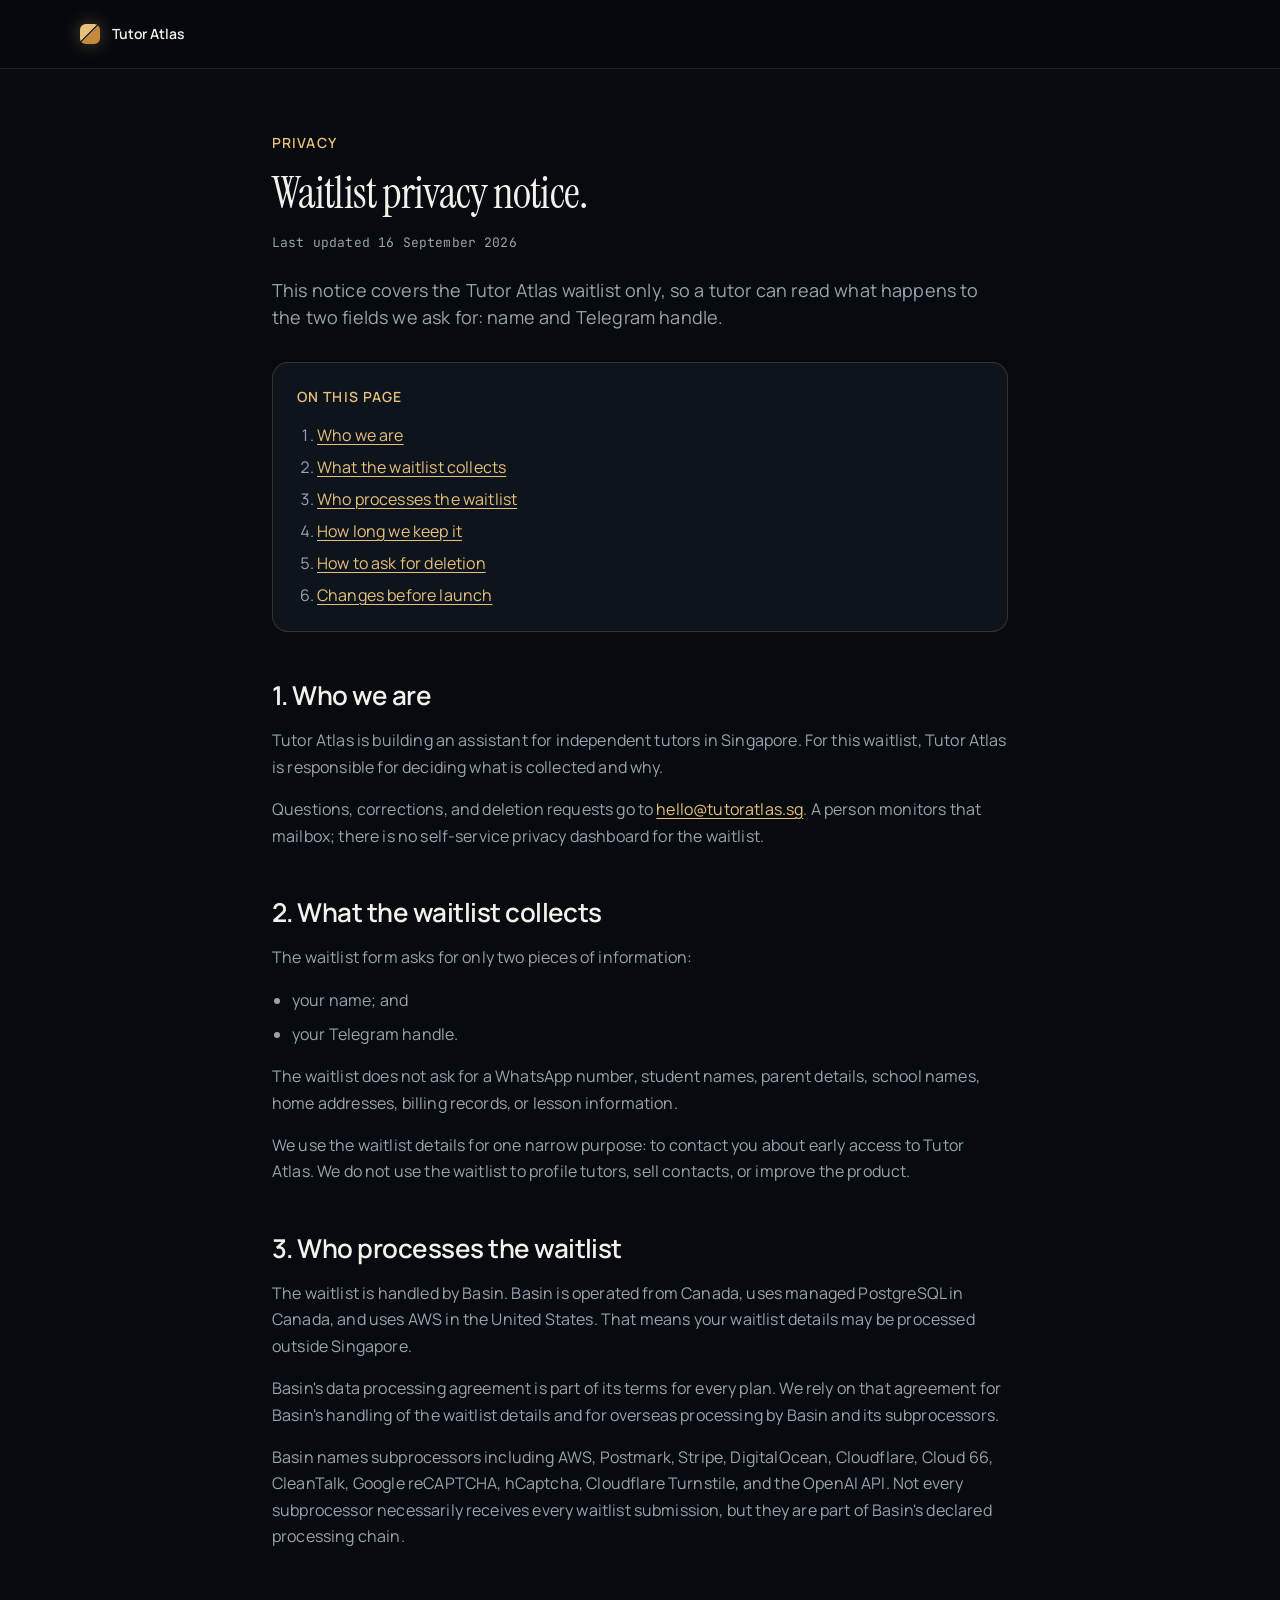
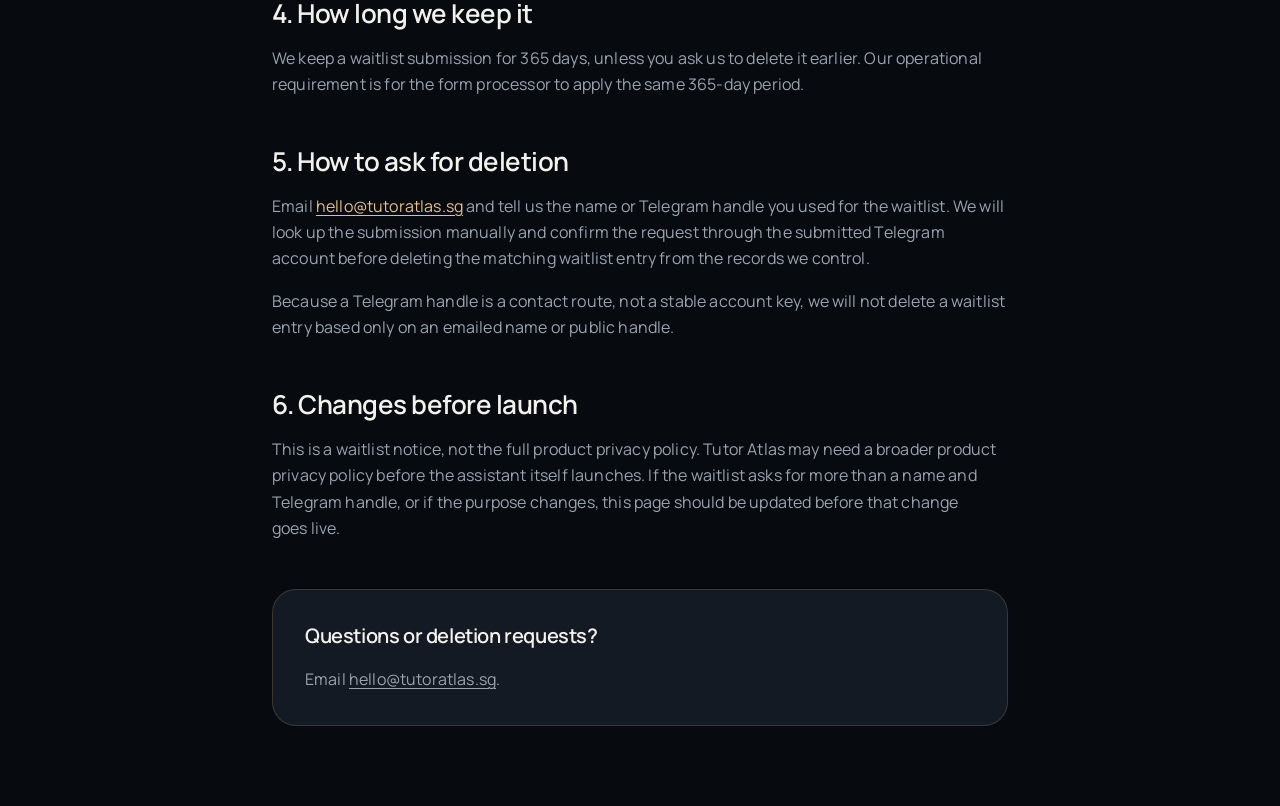
<file: privacy.html>
<!DOCTYPE html>
<html lang="en-GB">
<head>
  <meta charset="utf-8">
  <meta name="viewport" content="width=device-width, initial-scale=1">
  <title>Privacy · Tutor Atlas</title>
  <meta name="description" content="Waitlist privacy notice for Tutor Atlas: what the waitlist collects, why, who processes it, and how to ask for deletion.">
  <meta name="robots" content="noindex, nofollow">
  <link rel="canonical" href="https://tutor.tutoratlas.sg/privacy.html">
  <link rel="icon" href="/favicon.svg" type="image/svg+xml">
  <link rel="preconnect" href="https://fonts.googleapis.com">
  <link rel="preconnect" href="https://fonts.gstatic.com" crossorigin>
  <link href="https://fonts.googleapis.com/css2?family=Instrument+Serif:ital@0;1&family=Manrope:wght@400;500;600;700&family=JetBrains+Mono:wght@400;500&display=swap" rel="stylesheet">
  <link rel="stylesheet" href="/styles.css?v=tut-104-basin-form">
</head>
<body>
  <a class="skip-link" href="#main">Skip to content</a>

  <header class="legal-header">
    <a class="brand" href="/">
      <span class="brand-mark" aria-hidden="true"></span>
      <span class="brand-name">Tutor Atlas</span>
    </a>
  </header>

  <main class="legal-main" id="main">
    <div class="legal-inner">
      <p class="eyebrow">Privacy</p>
      <h1 class="legal-title">Waitlist privacy notice.</h1>
      <p class="legal-dates">Last updated 16 September 2026</p>

      <p class="legal-standfirst">
        This notice covers the Tutor Atlas waitlist only, so a tutor can read what happens to the
        two fields we ask for: name and Telegram handle.
      </p>

      <nav class="legal-toc" aria-label="On this page">
        <h2>On this page</h2>
        <ol>
          <li><a href="#who">Who we are</a></li>
          <li><a href="#collect">What the waitlist collects</a></li>
          <li><a href="#processor">Who processes the waitlist</a></li>
          <li><a href="#retention">How long we keep it</a></li>
          <li><a href="#deletion">How to ask for deletion</a></li>
          <li><a href="#changes">Changes before launch</a></li>
        </ol>
      </nav>

      <section class="legal-section" id="who">
        <h2>1. Who we are</h2>
        <p>
          Tutor Atlas is building an assistant for independent tutors in Singapore. For this
          waitlist, Tutor Atlas is responsible for deciding what is collected and why.
        </p>
        <p>
          Questions, corrections, and deletion requests go to
          <a href="mailto:hello@tutoratlas.sg">hello@tutoratlas.sg</a>. A person monitors that
          mailbox; there is no self-service privacy dashboard for the waitlist.
        </p>
      </section>

      <section class="legal-section" id="collect">
        <h2>2. What the waitlist collects</h2>
        <p>
          The waitlist form asks for only two pieces of information:
        </p>
        <ul>
          <li>your name; and</li>
          <li>your Telegram handle.</li>
        </ul>
        <p>
          The waitlist does not ask for a WhatsApp number, student names, parent details,
          school names, home addresses, billing records, or lesson information.
        </p>
        <p>
          We use the waitlist details for one narrow purpose: to contact you about early access to
          Tutor Atlas. We do not use the waitlist to profile tutors, sell contacts, or improve the
          product.
        </p>
      </section>

      <section class="legal-section" id="processor">
        <h2>3. Who processes the waitlist</h2>
        <p>
          The waitlist is handled by Basin. Basin is operated from Canada, uses managed PostgreSQL
          in Canada, and uses AWS in the United States. That means your waitlist details may be
          processed outside Singapore.
        </p>
        <p>
          Basin's data processing agreement is part of its terms for every plan. We rely on that
          agreement for Basin's handling of the waitlist details and for overseas processing by
          Basin and its subprocessors.
        </p>
        <p>
          Basin names subprocessors including AWS, Postmark, Stripe, DigitalOcean, Cloudflare,
          Cloud 66, CleanTalk, Google reCAPTCHA, hCaptcha, Cloudflare Turnstile, and the OpenAI
          API. Not every subprocessor necessarily receives every waitlist submission, but they are
          part of Basin's declared processing chain.
        </p>
      </section>

      <section class="legal-section" id="retention">
        <h2>4. How long we keep it</h2>
        <p>
          We keep a waitlist submission for 365 days, unless you ask us to delete it earlier.
          Our operational requirement is for the form processor to apply the same 365-day period.
        </p>
      </section>

      <section class="legal-section" id="deletion">
        <h2>5. How to ask for deletion</h2>
        <p>
          Email <a href="mailto:hello@tutoratlas.sg">hello@tutoratlas.sg</a> and tell us the name
          or Telegram handle you used for the waitlist. We will look up the submission manually and
          confirm the request through the submitted Telegram account before deleting the matching
          waitlist entry from the records we control.
        </p>
        <p>
          Because a Telegram handle is a contact route, not a stable account key, we will not delete
          a waitlist entry based only on an emailed name or public handle.
        </p>
      </section>

      <section class="legal-section" id="changes">
        <h2>6. Changes before launch</h2>
        <p>
          This is a waitlist notice, not the full product privacy policy. Tutor Atlas may need a
          broader product privacy policy before the assistant itself launches. If the waitlist asks
          for more than a name and Telegram handle, or if the purpose changes, this page should be
          updated before that change goes live.
        </p>
      </section>

      <section class="legal-contact" aria-label="Contact Tutor Atlas">
        <h2>Questions or deletion requests?</h2>
        <p>Email <a href="mailto:hello@tutoratlas.sg">hello@tutoratlas.sg</a>.</p>
      </section>
    </div>
  </main>
</body>
</html>
</file>
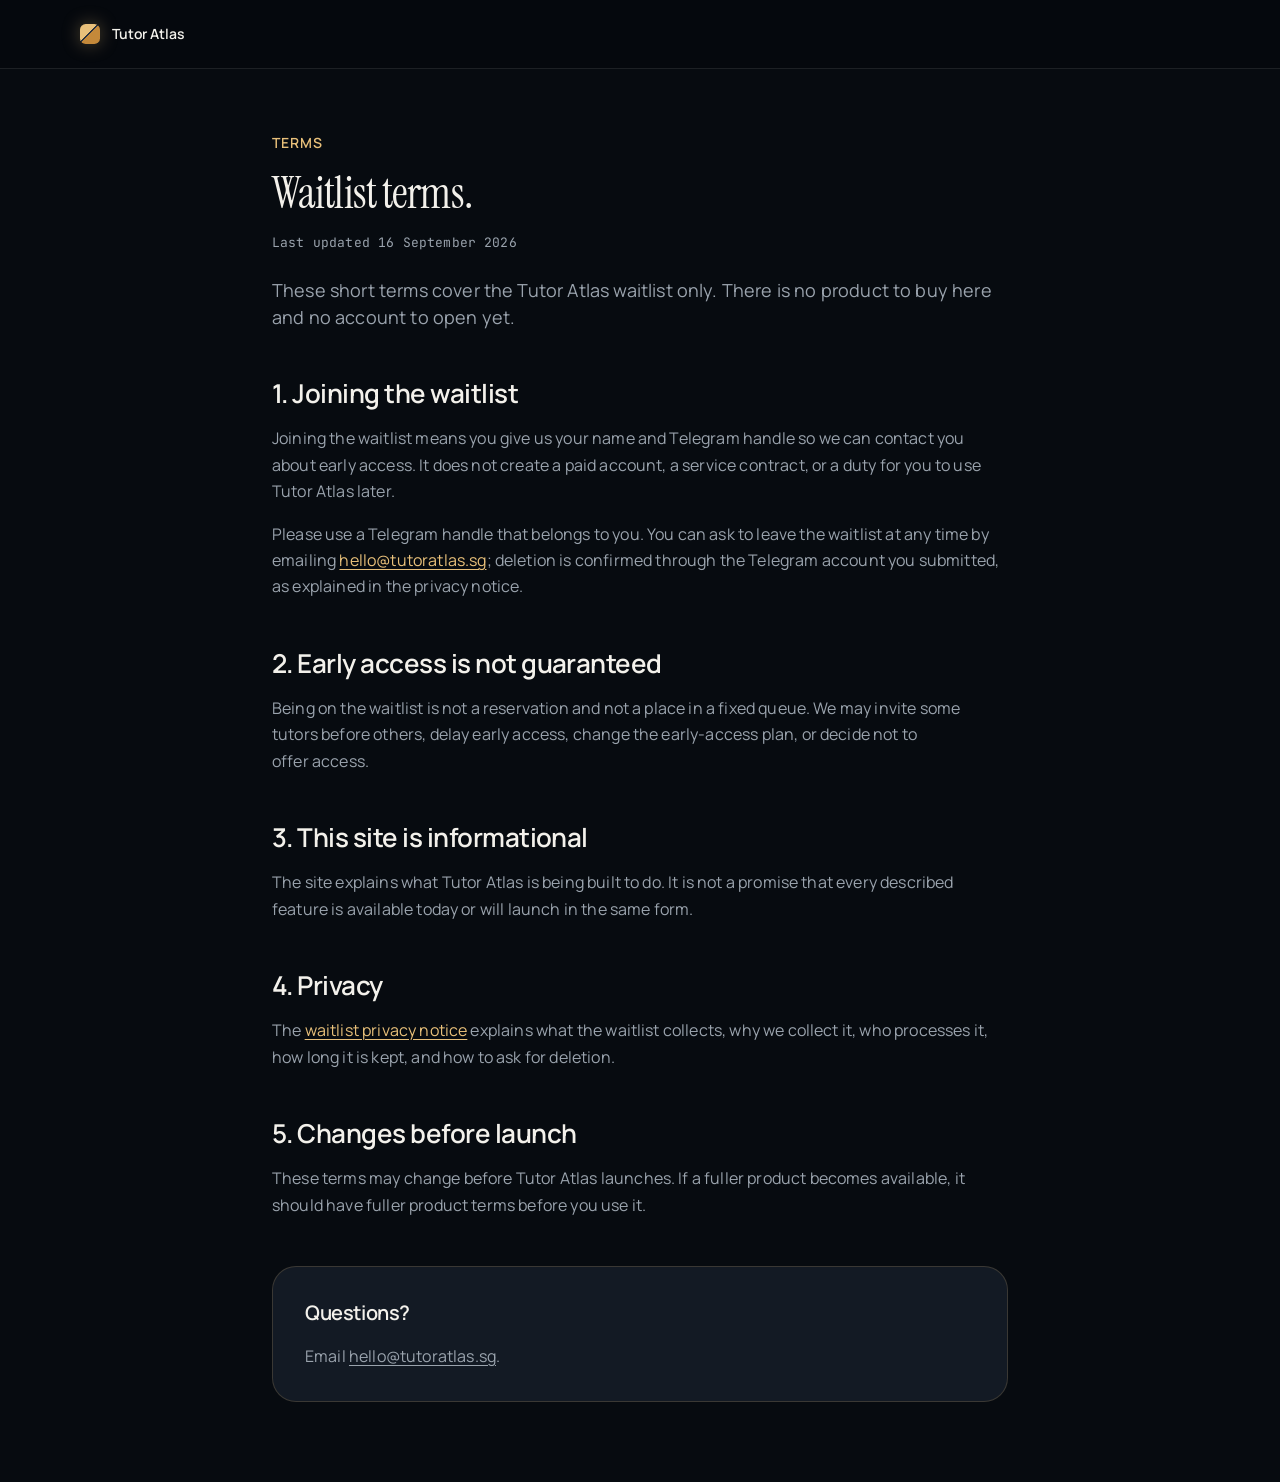
<file: terms.html>
<!DOCTYPE html>
<html lang="en-GB">
<head>
  <meta charset="utf-8">
  <meta name="viewport" content="width=device-width, initial-scale=1">
  <title>Terms · Tutor Atlas</title>
  <meta name="description" content="Short terms for the Tutor Atlas waitlist.">
  <meta name="robots" content="noindex, nofollow">
  <link rel="canonical" href="https://tutor.tutoratlas.sg/terms.html">
  <link rel="icon" href="/favicon.svg" type="image/svg+xml">
  <link rel="preconnect" href="https://fonts.googleapis.com">
  <link rel="preconnect" href="https://fonts.gstatic.com" crossorigin>
  <link href="https://fonts.googleapis.com/css2?family=Instrument+Serif:ital@0;1&family=Manrope:wght@400;500;600;700&family=JetBrains+Mono:wght@400;500&display=swap" rel="stylesheet">
  <link rel="stylesheet" href="/styles.css?v=tut-104-basin-form">
</head>
<body>
  <a class="skip-link" href="#main">Skip to content</a>

  <header class="legal-header">
    <a class="brand" href="/">
      <span class="brand-mark" aria-hidden="true"></span>
      <span class="brand-name">Tutor Atlas</span>
    </a>
  </header>

  <main class="legal-main" id="main">
    <div class="legal-inner">
      <p class="eyebrow">Terms</p>
      <h1 class="legal-title">Waitlist terms.</h1>
      <p class="legal-dates">Last updated 16 September 2026</p>

      <p class="legal-standfirst">
        These short terms cover the Tutor Atlas waitlist only. There is no product to buy here and
        no account to open yet.
      </p>

      <section class="legal-section" id="waitlist">
        <h2>1. Joining the waitlist</h2>
        <p>
          Joining the waitlist means you give us your name and Telegram handle so we can contact
          you about early access. It does not create a paid account, a service contract, or a duty
          for you to use Tutor Atlas later.
        </p>
        <p>
          Please use a Telegram handle that belongs to you. You can ask to leave the waitlist at any
          time by emailing <a href="mailto:hello@tutoratlas.sg">hello@tutoratlas.sg</a>; deletion is
          confirmed through the Telegram account you submitted, as explained in the privacy notice.
        </p>
      </section>

      <section class="legal-section" id="access">
        <h2>2. Early access is not guaranteed</h2>
        <p>
          Being on the waitlist is not a reservation and not a place in a fixed queue. We may
          invite some tutors before others, delay early access, change the early-access plan, or
          decide not to offer access.
        </p>
      </section>

      <section class="legal-section" id="site">
        <h2>3. This site is informational</h2>
        <p>
          The site explains what Tutor Atlas is being built to do. It is not a promise that every
          described feature is available today or will launch in the same form.
        </p>
      </section>

      <section class="legal-section" id="privacy">
        <h2>4. Privacy</h2>
        <p>
          The <a href="/privacy.html">waitlist privacy notice</a> explains what the waitlist
          collects, why we collect it, who processes it, how long it is kept, and how to ask for
          deletion.
        </p>
      </section>

      <section class="legal-section" id="changes">
        <h2>5. Changes before launch</h2>
        <p>
          These terms may change before Tutor Atlas launches. If a fuller product becomes
          available, it should have fuller product terms before you use it.
        </p>
      </section>

      <section class="legal-contact" aria-label="Contact Tutor Atlas">
        <h2>Questions?</h2>
        <p>Email <a href="mailto:hello@tutoratlas.sg">hello@tutoratlas.sg</a>.</p>
      </section>
    </div>
  </main>
</body>
</html>
</file>
<file: styles.css>
/* Tutor Atlas waitlist v2 — Elaya landing-page-design + cinematic agent hero */

:root {
  --bg: #070b10;
  --bg-elevated: #0e141c;
  --bg-panel: #131a24;
  --bg-soft: #181818;
  --text: #f3f1eb;
  --text-muted: #9aa3ad;
  --text-soft: #6f7883;
  --accent: #c4893a;
  --accent-bright: #e8c07a;
  --accent-hot: #ffd38a;
  --accent-ink: #1a1208;
  --line: rgba(243, 241, 235, 0.1);
  --danger: #d96b6b;
  --glass: rgba(14, 20, 30, 0.62);
  --glass-strong: rgba(7, 11, 16, 0.82);
  --glass-border: rgba(232, 192, 122, 0.18);
  --shadow-soft: 0 24px 80px rgba(0, 0, 0, 0.45);
  --ease-fluid: cubic-bezier(0.32, 0.72, 0, 1);
  --font-sans: "Manrope", sans-serif;
  --font-display: "Instrument Serif", Georgia, serif;
  --font-mono: "JetBrains Mono", ui-monospace, monospace;
  --radius-sm: 0.375rem;
  --radius-md: 0.5rem;
  --radius-lg: 0.75rem;
  --radius-xl: 1rem;
  --radius-2xl: 1.5rem;
  --radius-full: 9999px;
  --space-50: 0.25rem;
  --space-75: 0.5rem;
  --space-100: 0.75rem;
  --space-200: 1rem;
  --space-300: 1.5rem;
  --space-400: 2rem;
  --space-500: 2.5rem;
  --space-600: 3rem;
  --space-700: 4rem;
  --space-800: 5rem;
  --space-900: 6rem;
  --max: 1120px;
  --hero-copy-max: 720px;
}

*,
*::before,
*::after {
  box-sizing: border-box;
}

html {
  scroll-behavior: smooth;
}

html,
body {
  overflow-x: clip;
}

body {
  margin: 0;
  font-family: var(--font-sans);
  font-size: 1rem;
  line-height: 1.5rem;
  font-weight: 400;
  letter-spacing: 0.01em;
  color: var(--text);
  background: var(--bg);
  -webkit-font-smoothing: antialiased;
  text-rendering: optimizeLegibility;
}

img,
svg {
  display: block;
  max-width: 100%;
}

a {
  color: inherit;
  text-decoration-thickness: 1px;
  text-underline-offset: 0.2em;
}

a:hover {
  color: var(--accent-bright);
}

[hidden] {
  display: none !important;
}

:focus-visible {
  outline: 2px solid var(--accent-bright);
  outline-offset: 3px;
}

.skip-link {
  position: absolute;
  left: var(--space-200);
  top: -100px;
  z-index: 1000;
  padding: var(--space-75) var(--space-100);
  border-radius: var(--radius-md);
  background: var(--accent-bright);
  color: var(--accent-ink);
  text-decoration: none;
  font-weight: 600;
}

.skip-link:focus {
  top: var(--space-200);
}

/* Type */
h1,
h2,
h3,
.brand-hero,
.brand-name,
.tagline-text {
  font-style: normal;
  font-weight: 600;
  letter-spacing: -0.02em;
  text-wrap: balance;
}

h1,
.brand-hero,
.tagline-text {
  font-family: var(--font-display);
  font-weight: 400;
}

h2,
h3,
.brand-name {
  font-family: var(--font-sans);
  font-weight: 600;
}

h1,
h2,
h3,
p {
  margin: 0;
}

p,
li,
label,
summary,
.section-lead,
.hero-lead,
.hero-lead p,
.hero-note,
.form-note {
  text-wrap: pretty;
}

.eyebrow {
  margin: 0 0 var(--space-200);
  font-size: 0.875rem;
  line-height: 1.25rem;
  font-weight: 600;
  letter-spacing: 0.08em;
  text-transform: uppercase;
  color: var(--accent-bright);
}

.section {
  padding: var(--space-800) var(--space-200);
  background: var(--bg);
}

.section-inner {
  max-width: var(--max);
  margin: 0 auto;
}

.section h2 {
  max-width: 22ch;
  font-size: clamp(1.75rem, 5.5vw, 2.25rem);
  line-height: 1.15;
  color: var(--text);
}

.section-lead {
  max-width: 42rem;
  margin-top: var(--space-200);
  font-size: 1.125rem;
  line-height: 1.65rem;
  color: var(--text-muted);
}

/* Buttons */
.btn {
  display: inline-flex;
  align-items: center;
  justify-content: center;
  gap: var(--space-75);
  min-height: 2.5rem;
  padding: 0.5rem 0.75rem;
  border: 1px solid transparent;
  border-radius: var(--radius-full);
  font-family: var(--font-sans);
  font-size: 1rem;
  line-height: 1.5rem;
  font-weight: 600;
  text-decoration: none;
  cursor: pointer;
  transition:
    transform 700ms var(--ease-fluid),
    background-color 700ms var(--ease-fluid),
    color 700ms var(--ease-fluid),
    border-color 700ms var(--ease-fluid),
    box-shadow 700ms var(--ease-fluid);
}

.btn:active {
  transform: scale(0.98);
}

.btn-primary {
  background: #fff;
  color: #0a0a0a;
  box-shadow: 0 0 0 1px rgba(255, 255, 255, 0.08), 0 12px 40px rgba(232, 192, 122, 0.18);
}

.btn-primary:hover {
  color: #0a0a0a;
  background: var(--accent-hot);
  transform: translateY(-1px);
}

.btn-secondary,
.btn-nav {
  background: rgba(255, 255, 255, 0.06);
  color: var(--text);
  border-color: rgba(255, 255, 255, 0.16);
  backdrop-filter: blur(16px);
}

.btn-secondary:hover,
.btn-nav:hover {
  color: var(--text);
  background: rgba(255, 255, 255, 0.12);
}

.btn-block {
  width: 100%;
}

.btn.is-loading {
  opacity: 0.72;
  cursor: wait;
}

/* Fluid island nav */
.site-header {
  position: fixed;
  inset: 0 0 auto 0;
  z-index: 50;
  pointer-events: none;
  padding:
    calc(var(--space-300) + env(safe-area-inset-top, 0px))
    max(var(--space-200), env(safe-area-inset-right, 0px))
    0
    max(var(--space-200), env(safe-area-inset-left, 0px));
}

.fluid-nav {
  pointer-events: auto;
  width: max-content;
  max-width: calc(100% - 0px);
  margin: 0 auto;
  display: flex;
  align-items: center;
  gap: var(--space-200);
  padding: 0.5rem 0.5rem 0.5rem 0.75rem;
  border-radius: var(--radius-full);
  background: var(--glass);
  border: 1px solid rgba(255, 255, 255, 0.1);
  backdrop-filter: blur(28px) saturate(1.2);
  -webkit-backdrop-filter: blur(28px) saturate(1.2);
  box-shadow: var(--shadow-soft);
  transition: width 700ms var(--ease-fluid), border-radius 700ms var(--ease-fluid);
}

.brand {
  display: inline-flex;
  align-items: center;
  gap: 0.625rem;
  text-decoration: none;
  color: var(--text);
  padding-right: var(--space-75);
}

.brand:hover {
  color: var(--text);
}

.brand-mark {
  width: 1.25rem;
  height: 1.25rem;
  border-radius: 0.35rem;
  background:
    linear-gradient(135deg, var(--accent-bright) 0 45%, transparent 45%),
    linear-gradient(315deg, var(--accent) 0 50%, #2a3340 50%);
  box-shadow: 0 0 18px rgba(232, 192, 122, 0.35);
  flex-shrink: 0;
}

.brand-name {
  font-size: 0.875rem;
  line-height: 1.25rem;
  letter-spacing: -0.01em;
}

.nav-toggle {
  display: inline-flex;
  align-items: center;
  gap: var(--space-75);
  margin-left: auto;
  min-height: 2.25rem;
  padding: 0.375rem 0.75rem;
  border: 0;
  border-radius: var(--radius-full);
  background: transparent;
  color: var(--text);
  font: inherit;
  font-size: 0.875rem;
  font-weight: 600;
  cursor: pointer;
}

.hamburger {
  position: relative;
  width: 1rem;
  height: 0.75rem;
}

.hamburger span {
  position: absolute;
  left: 0;
  width: 100%;
  height: 1.5px;
  border-radius: 2px;
  background: currentColor;
  transition: transform 700ms var(--ease-fluid), top 700ms var(--ease-fluid), opacity 700ms var(--ease-fluid);
}

.hamburger span:first-child {
  top: 0.15rem;
}

.hamburger span:last-child {
  top: 0.5rem;
}

.fluid-nav.is-open .hamburger span:first-child {
  top: 0.35rem;
  transform: rotate(45deg);
}

.fluid-nav.is-open .hamburger span:last-child {
  top: 0.35rem;
  transform: rotate(-45deg);
}

.nav-panel {
  display: none;
}

.nav-links {
  list-style: none;
  margin: 0;
  padding: 0;
  display: flex;
  align-items: center;
  gap: var(--space-100);
}

.nav-links a {
  text-decoration: none;
  font-size: 0.875rem;
  line-height: 1.25rem;
  font-weight: 500;
  color: var(--text-muted);
  padding: 0.375rem 0.5rem;
  border-radius: var(--radius-md);
  transition: color 700ms var(--ease-fluid), background-color 700ms var(--ease-fluid);
}

.nav-links a:hover {
  color: var(--text);
  background: rgba(255, 255, 255, 0.06);
}

@media (max-width: 899px) {
  .fluid-nav {
    width: calc(100% - 0px);
    max-width: 28rem;
    justify-content: space-between;
  }

  .fluid-nav.is-open {
    position: fixed;
    inset:
      calc(var(--space-300) + env(safe-area-inset-top, 0px))
      max(var(--space-200), env(safe-area-inset-right, 0px))
      auto
      max(var(--space-200), env(safe-area-inset-left, 0px));
    width: auto;
    max-width: none;
    flex-direction: column;
    align-items: stretch;
    border-radius: var(--radius-2xl);
    padding: var(--space-200);
    background: var(--glass-strong);
    z-index: 60;
  }

  .fluid-nav.is-open .nav-panel {
    display: flex;
    flex-direction: column;
    gap: var(--space-200);
    margin-top: var(--space-200);
    padding-top: var(--space-200);
    border-top: 1px solid var(--line);
  }

  .fluid-nav.is-open .nav-links {
    flex-direction: column;
    align-items: stretch;
    gap: var(--space-75);
  }

  .fluid-nav.is-open .nav-links li {
    opacity: 0;
    transform: translateY(3rem);
    animation: navRise 700ms var(--ease-fluid) forwards;
    animation-delay: calc(100ms + var(--i) * 50ms);
  }

  .fluid-nav.is-open .nav-links a {
    display: block;
    padding: 0.75rem;
    font-size: 1.125rem;
    line-height: 1.75rem;
    color: var(--text);
  }

  .fluid-nav.is-open .btn-nav {
    width: 100%;
  }
}

@media (min-width: 900px) {
  .nav-toggle {
    display: none;
  }

  .nav-panel {
    display: flex;
    align-items: center;
    gap: var(--space-200);
  }

  .btn-nav {
    font-size: 0.875rem;
    min-height: 2.25rem;
    padding: 0.375rem 0.875rem;
  }
}

@keyframes navRise {
  to {
    opacity: 1;
    transform: translateY(0);
  }
}

/* Hero — one composition, full bleed */
.hero {
  --nav-clearance: calc(6.25rem + env(safe-area-inset-top, 0px));
  position: relative;
  min-height: 100svh;
  display: flex;
  flex-direction: column;
  justify-content: flex-end;
  padding:
    var(--nav-clearance)
    max(var(--space-200), env(safe-area-inset-right, 0px))
    calc(var(--space-700) + env(safe-area-inset-bottom, 0px))
    max(var(--space-200), env(safe-area-inset-left, 0px));
  overflow-x: clip;
  overflow-y: visible;
  background: #05080d;
}

.hero-atmosphere {
  position: absolute;
  inset: 0;
  pointer-events: none;
}

.sky {
  position: absolute;
  inset: 0;
  background:
    radial-gradient(ellipse 90% 55% at 50% 18%, rgba(196, 137, 58, 0.28), transparent 60%),
    radial-gradient(ellipse 70% 45% at 50% 100%, rgba(20, 40, 70, 0.55), transparent 70%),
    linear-gradient(180deg, #04070c 0%, #0a1524 42%, #071018 72%, #05080d 100%);
}

.horizon {
  position: absolute;
  left: -10%;
  right: -10%;
  bottom: 0;
  height: 42%;
  background:
    radial-gradient(ellipse 80% 60% at 50% 100%, rgba(8, 18, 30, 0.95), transparent 70%),
    linear-gradient(180deg, transparent, rgba(3, 6, 10, 0.85));
}

.beams {
  position: absolute;
  inset: 0;
  display: flex;
  justify-content: center;
  gap: clamp(0.5rem, 1.8vw, 1.25rem);
  padding-top: 0;
  mask-image: linear-gradient(180deg, transparent 0%, #000 18%, #000 62%, transparent 92%);
}

.beams span {
  width: clamp(2px, 0.45vw, 5px);
  height: 78%;
  margin-top: 0;
  border-radius: var(--radius-full);
  background: linear-gradient(
    180deg,
    transparent 0%,
    rgba(255, 211, 138, 0.15) 12%,
    rgba(232, 192, 122, 0.75) 38%,
    rgba(196, 137, 58, 0.35) 70%,
    transparent 100%
  );
  box-shadow: 0 0 24px rgba(232, 192, 122, 0.35);
  animation: beamPulse 4.8s var(--ease-fluid) infinite;
  opacity: 0.55;
}

.beams span:nth-child(2),
.beams span:nth-child(6) {
  opacity: 0.85;
  animation-delay: 0.4s;
}

.beams span:nth-child(3),
.beams span:nth-child(5) {
  opacity: 1;
  height: 84%;
  animation-delay: 0.8s;
}

.beams span:nth-child(4) {
  width: clamp(3px, 0.55vw, 6px);
  opacity: 1;
  height: 88%;
  animation-delay: 1.1s;
}

.scanlines {
  position: absolute;
  inset: 0;
  background: repeating-linear-gradient(
    180deg,
    rgba(255, 255, 255, 0.015) 0 1px,
    transparent 1px 4px
  );
  opacity: 0.35;
  mix-blend-mode: soft-light;
  animation: scanDrift 10s linear infinite;
}

.vignette {
  position: absolute;
  inset: 0;
  background: radial-gradient(ellipse at center, transparent 40%, rgba(0, 0, 0, 0.55) 100%);
}

.hero-stage {
  position: relative;
  z-index: 1;
  display: grid;
  place-items: start center;
  width: 100%;
  pointer-events: none;
  overflow: visible;
}

.vm-chassis {
  width: min(100%, 34rem);
  max-height: min(52vh, 28rem);
  border-radius: calc(var(--radius-2xl) + 2px);
  border: 1px solid var(--glass-border);
  background: rgba(10, 16, 24, 0.55);
  backdrop-filter: blur(18px) saturate(1.15);
  -webkit-backdrop-filter: blur(18px) saturate(1.15);
  box-shadow:
    0 0 0 1px rgba(255, 255, 255, 0.04) inset,
    0 30px 90px rgba(0, 0, 0, 0.55),
    0 0 80px rgba(196, 137, 58, 0.12);
  overflow: hidden;
  transform: translateY(0);
  animation: chassisFloat 7s var(--ease-fluid) infinite;
}

.vm-chrome {
  display: flex;
  align-items: center;
  gap: var(--space-100);
  padding: 0.625rem 0.875rem;
  border-bottom: 1px solid rgba(255, 255, 255, 0.06);
  background: rgba(0, 0, 0, 0.28);
}

.vm-dots {
  display: inline-flex;
  gap: 0.3rem;
}

.vm-dots i {
  width: 0.45rem;
  height: 0.45rem;
  border-radius: var(--radius-full);
  background: rgba(255, 255, 255, 0.18);
}

.vm-dots i:first-child { background: #c45c5c; }
.vm-dots i:nth-child(2) { background: #c4a15c; }
.vm-dots i:nth-child(3) { background: #5c9e72; }

.vm-title {
  flex: 1;
  font-family: var(--font-mono);
  font-size: 0.75rem;
  line-height: 1rem;
  color: var(--text-soft);
  white-space: nowrap;
  overflow: hidden;
  text-overflow: ellipsis;
}

.vm-live {
  display: inline-flex;
  align-items: center;
  gap: 0.35rem;
  font-family: var(--font-mono);
  font-size: 0.75rem;
  line-height: 1rem;
  color: var(--accent-bright);
  text-transform: lowercase;
}

.vm-live i {
  width: 0.4rem;
  height: 0.4rem;
  border-radius: var(--radius-full);
  background: #6dcf8a;
  box-shadow: 0 0 10px rgba(109, 207, 138, 0.8);
  animation: onlinePulse 2.2s var(--ease-fluid) infinite;
}

.vm-body {
  display: grid;
  grid-template-columns: 1.1fr 0.9fr;
  gap: var(--space-100);
  padding: var(--space-200);
  min-height: 0;
  max-height: calc(min(52vh, 28rem) - 2.75rem);
  overflow: hidden;
}

.agent-figure {
  position: relative;
  display: grid;
  place-items: center;
  min-height: 12rem;
  align-self: stretch;
}

.agent-svg {
  width: min(100%, 11.5rem);
  height: auto;
  max-height: 100%;
  animation: agentBreathe 4.5s var(--ease-fluid) infinite;
  filter: drop-shadow(0 0 28px rgba(232, 192, 122, 0.22));
}

.agent-halo {
  transform-origin: 110px 72px;
  animation: haloSpin 12s linear infinite;
}

.agent-core {
  transform-origin: 110px 168px;
  animation: corePulse 2.8s var(--ease-fluid) infinite;
}

.agent-eye {
  animation: eyeGlow 3.2s var(--ease-fluid) infinite;
}

.agent-pedestal {
  position: absolute;
  bottom: 0.5rem;
  left: 50%;
  width: 7rem;
  height: 7rem;
  transform: translateX(-50%);
  pointer-events: none;
}

.pedestal-ring {
  position: absolute;
  inset: 28% 10% auto;
  height: 1.5rem;
  border: 1px solid rgba(232, 192, 122, 0.35);
  border-radius: 50%;
  box-shadow: 0 0 24px rgba(232, 192, 122, 0.2);
  animation: ringPulse 3.6s var(--ease-fluid) infinite;
}

.pedestal-ring.delay {
  animation-delay: 1.2s;
  opacity: 0.55;
}

.holo-panel {
  display: flex;
  flex-direction: column;
  justify-content: center;
  gap: var(--space-75);
  padding: var(--space-200);
  border-radius: calc(var(--radius-xl) - 2px);
  border: 1px solid rgba(232, 192, 122, 0.14);
  background: rgba(7, 11, 16, 0.55);
  box-shadow: inset 0 0 40px rgba(196, 137, 58, 0.06);
}

.holo-kicker {
  font-size: 0.75rem;
  line-height: 1rem;
  letter-spacing: 0.08em;
  text-transform: uppercase;
  color: var(--accent-bright);
  font-weight: 600;
}

.holo-status {
  display: inline-flex;
  align-items: center;
  gap: 0.5rem;
  font-family: var(--font-mono);
  font-size: 0.875rem;
  line-height: 1.25rem;
  color: var(--text);
}

.holo-status .pulse {
  width: 0.5rem;
  height: 0.5rem;
  border-radius: var(--radius-full);
  background: var(--accent-bright);
  box-shadow: 0 0 12px rgba(232, 192, 122, 0.8);
  animation: onlinePulse 2s var(--ease-fluid) infinite;
}

.holo-feed {
  list-style: none;
  margin: var(--space-75) 0 0;
  padding: 0;
  display: grid;
  gap: 0.35rem;
  font-family: var(--font-mono);
  font-size: 0.75rem;
  line-height: 1rem;
  color: var(--text-muted);
}

.holo-feed .dim {
  color: var(--text-soft);
}

.holo-feed .ok {
  color: #8fd4a4;
}

.holo-feed .prompt {
  color: var(--accent-bright);
  margin-right: 0.35rem;
}

.cursor {
  display: inline-block;
  width: 0.45rem;
  height: 0.85em;
  margin-left: 0.15rem;
  background: var(--accent-bright);
  vertical-align: text-bottom;
  animation: cursorBlink 1.1s steps(1) infinite;
}

.hero-copy {
  position: relative;
  z-index: 3;
  isolation: isolate;
  max-width: var(--hero-copy-max);
  margin: 0 auto;
  text-align: center;
  padding-inline: var(--space-75);
}

/* Copy-only scrim: darkens busy chassis/holo behind headline without flattening the stage */
.hero-copy::before {
  content: "";
  position: absolute;
  z-index: -1;
  inset: -1.25rem -1rem -1.5rem;
  border-radius: var(--radius-2xl);
  background:
    radial-gradient(
      ellipse 92% 85% at 50% 38%,
      rgba(5, 8, 13, 0.9) 0%,
      rgba(5, 8, 13, 0.62) 52%,
      transparent 78%
    ),
    linear-gradient(180deg, rgba(5, 8, 13, 0.25) 0%, rgba(5, 8, 13, 0.78) 100%);
  pointer-events: none;
}

.brand-hero {
  margin-bottom: var(--space-200);
  font-size: 1.5rem;
  line-height: 2rem;
  color: var(--accent-bright);
  letter-spacing: -0.02em;
}

.hero h1 {
  max-width: var(--hero-copy-max);
  margin: 0 auto;
  font-size: clamp(2.25rem, 7vw, 3.75rem);
  line-height: 1.05;
  letter-spacing: -0.015em;
  background: linear-gradient(90deg, #ffffff 0%, #d0ccc4 100%);
  -webkit-background-clip: text;
  background-clip: text;
  color: transparent;
}

.hero-lead {
  max-width: min(34rem, var(--hero-copy-max));
  margin: var(--space-200) auto 0;
  font-size: clamp(1rem, 2.6vw, 1.125rem);
  line-height: 1.55rem;
  color: rgba(243, 241, 235, 0.86);
}

.hero-lead p {
  margin: 0;
}

.hero-lead p + p {
  margin-top: 0.7rem;
}

.hero-actions {
  margin-top: var(--space-300);
  display: flex;
  justify-content: center;
}

.hero-note {
  margin-top: var(--space-200);
  font-size: 0.875rem;
  line-height: 1.25rem;
  color: var(--text-soft);
}

/* Stacked hero (<900px): copy fully above agent, no overlap; agent stays visible */
@media (max-width: 899px) {
  .hero {
    --nav-clearance: calc(5.75rem + env(safe-area-inset-top, 0px));
    display: flex;
    flex-direction: column;
    justify-content: flex-start;
    padding-bottom: calc(var(--space-600) + env(safe-area-inset-bottom, 0px));
    min-height: auto;
    overflow: visible;
  }

  .hero-copy {
    order: 1;
    width: 100%;
    max-width: 100%;
    margin: 0 auto;
    padding: var(--space-100) var(--space-75) var(--space-400);
  }

  .hero-copy::before {
    inset: -0.75rem -0.5rem -1rem;
    background:
      radial-gradient(
        ellipse 95% 90% at 50% 30%,
        rgba(5, 8, 13, 0.72) 0%,
        rgba(5, 8, 13, 0.35) 60%,
        transparent 80%
      );
  }

  .hero-stage {
    order: 2;
    position: relative;
    inset: auto;
    z-index: 1;
    width: 100%;
    max-width: 100%;
    padding: 0 0 var(--space-200);
    place-items: start center;
  }

  .vm-chassis {
    width: 100%;
    max-width: 22rem;
    max-height: none;
    margin-inline: auto;
  }

  .vm-body {
    grid-template-columns: 1fr;
    min-height: 0;
    max-height: none;
    overflow: visible;
  }

  .holo-panel {
    min-height: 0;
  }

  .agent-figure {
    min-height: 11.5rem;
  }

  .agent-svg {
    width: min(100%, 9.75rem);
  }

  .beams span {
    height: 58%;
  }

  .hero-actions .btn-primary {
    width: min(100%, 20rem);
    min-height: 3rem;
  }

  .vm-title {
    max-width: 10rem;
  }
}

@media (min-width: 700px) and (max-width: 899px) {
  .vm-chassis {
    max-width: 28rem;
  }

  .hero-copy {
    max-width: 36rem;
    text-align: left;
    padding-inline: var(--space-100);
  }

  .hero-copy::before {
    inset: -0.75rem -1rem -1rem -0.75rem;
    background:
      radial-gradient(
        ellipse 100% 90% at 20% 35%,
        rgba(5, 8, 13, 0.82) 0%,
        rgba(5, 8, 13, 0.4) 58%,
        transparent 80%
      );
  }

  .hero h1,
  .hero-lead {
    margin-left: 0;
    margin-right: 0;
  }

  .hero-actions {
    justify-content: flex-start;
  }
}

/* Narrow phones */
@media (max-width: 379px) {
  .hero {
    --nav-clearance: calc(5.5rem + env(safe-area-inset-top, 0px));
  }

  .brand-name {
    font-size: 0.8125rem;
  }

  .nav-toggle-label {
    position: absolute;
    width: 1px;
    height: 1px;
    padding: 0;
    margin: -1px;
    overflow: hidden;
    clip: rect(0, 0, 0, 0);
    white-space: nowrap;
    border: 0;
  }

  .agent-svg {
    width: min(100%, 8.75rem);
  }

  .agent-figure {
    min-height: 10.25rem;
  }
}

/* Desktop / wide tablet: copy left, agent right — clear gutter, no underlap */
@media (min-width: 900px) {
  .hero {
    display: grid;
    grid-template-columns: minmax(18rem, 1.08fr) minmax(17rem, 0.92fr);
    align-items: center;
    align-content: stretch;
    column-gap: clamp(1.5rem, 4vw, 3.5rem);
    padding-top: var(--nav-clearance);
    padding-bottom: calc(var(--space-700) + env(safe-area-inset-bottom, 0px));
    padding-left: max(clamp(1.75rem, 5.5vw, 4.75rem), env(safe-area-inset-left, 0px));
    padding-right: max(clamp(1rem, 3vw, 2.5rem), env(safe-area-inset-right, 0px));
  }

  .hero-atmosphere {
    z-index: 0;
  }

  .beams {
    justify-content: flex-end;
    padding-right: clamp(6%, 10vw, 18%);
    opacity: 0.78;
  }

  .hero-stage {
    grid-column: 2;
    grid-row: 1;
    z-index: 1;
    width: 100%;
    place-items: center end;
    align-content: center;
    padding: 0;
    justify-self: end;
  }

  .vm-chassis {
    width: min(100%, 34rem);
    margin-left: auto;
  }

  .hero-copy {
    grid-column: 1;
    grid-row: 1;
    z-index: 3;
    justify-self: start;
    align-self: center;
    width: 100%;
    max-width: min(32rem, 100%);
    margin: 0;
    margin-right: clamp(0.25rem, 1.5vw, 1rem);
    padding: var(--space-400) var(--space-300) var(--space-400) var(--space-100);
    text-align: left;
  }

  .hero-copy::before {
    inset: -0.5rem -2rem -1rem -1.5rem;
    background:
      radial-gradient(
        ellipse 110% 95% at 12% 42%,
        rgba(5, 8, 13, 0.94) 0%,
        rgba(5, 8, 13, 0.72) 40%,
        rgba(5, 8, 13, 0.28) 68%,
        transparent 82%
      ),
      linear-gradient(
        90deg,
        rgba(5, 8, 13, 0.88) 0%,
        rgba(5, 8, 13, 0.55) 55%,
        rgba(5, 8, 13, 0.12) 85%,
        transparent 100%
      );
  }

  .brand-hero,
  .hero h1,
  .hero-lead {
    margin-left: 0;
    margin-right: 0;
  }

  .hero-actions {
    justify-content: flex-start;
  }

  .hero-note {
    max-width: 28rem;
  }
}

@media (min-width: 900px) and (max-width: 1099px) {
  .vm-chassis {
    width: min(100%, 30rem);
    max-height: min(48vh, 26rem);
  }

  .vm-body {
    max-height: calc(min(48vh, 26rem) - 2.75rem);
  }

  .hero-copy {
    max-width: min(28rem, 100%);
    padding-right: var(--space-200);
  }
}

@media (min-width: 1100px) and (max-height: 820px) {
  .vm-chassis {
    max-height: min(46vh, 24rem);
  }

  .vm-body {
    max-height: calc(min(46vh, 24rem) - 2.75rem);
  }

  .agent-figure {
    min-height: 10.5rem;
  }

  .agent-svg {
    width: min(100%, 10rem);
  }
}

/* Sections */
.problem {
  background: #0a0f16;
  padding-inline: 0;
  padding-bottom: 0;
}

.problem > .section-inner {
  padding-inline: var(--space-200);
}

.problem > .section-inner:last-child {
  padding-bottom: var(--space-800);
}

.problem-lead {
  display: grid;
  gap: 0.65rem;
}

.problem-lead p {
  margin: 0;
  max-width: 40rem;
}

.problem-grid,
.benefit-list,
.trust-list,
.steps {
  list-style: none;
  margin: var(--space-500) 0 0;
  padding: 0;
  display: grid;
  gap: var(--space-300);
}

.problem-grid h3,
.benefit-list h3,
.trust-list h3,
.steps h3 {
  font-size: 1.25rem;
  line-height: 1.65rem;
  margin-bottom: var(--space-75);
  letter-spacing: -0.01em;
}

.benefit-list h3 {
  font-size: clamp(1.125rem, 2.4vw, 1.25rem);
  max-width: 22ch;
}

.problem-grid p,
.benefit-list p,
.trust-list p,
.steps p {
  color: var(--text-muted);
  font-size: 1rem;
  line-height: 1.45rem;
}

.problem-grid p {
  max-width: 36ch;
}

/* Bridge: machine work → human touch (breaks admin grind / channel grind) */
.problem-bridge {
  margin-top: var(--space-400);
  padding: var(--space-700) var(--space-200);
  border-block: 1px solid rgba(255, 255, 255, 0.05);
  background: #05080d;
}

.problem > .section-inner:first-child {
  padding-bottom: var(--space-400);
}

.section-lead p + p {
  margin-top: 0.65em;
}

.tagline-sub {
  margin: var(--space-250) auto 0;
  max-width: 28ch;
  text-align: center;
  font-size: clamp(1.05rem, 2.4vw, 1.25rem);
  line-height: 1.4;
  color: rgba(232, 192, 122, 0.88);
  letter-spacing: -0.01em;
}

/* Fragmented agency / Telegram channels → one agent PA */
.problem-channels {
  margin-top: 0;
  padding-top: var(--space-700);
  border-top: none;
}

.problem-channels h3 {
  margin: 0 0 var(--space-150);
  font-size: clamp(1.2rem, 2.8vw, 1.45rem);
  line-height: 1.35;
  letter-spacing: -0.015em;
  max-width: 28ch;
}

.problem-channels-lead {
  margin: 0 0 var(--space-400);
  max-width: 48ch;
  color: var(--text-muted);
  font-size: 1.0625rem;
  line-height: 1.55rem;
  display: grid;
  gap: 0.75rem;
}

.problem-channels-lead p {
  margin: 0;
}

.channel-fragment {
  margin: 0;
  border-radius: calc(var(--radius-2xl) + 2px);
  border: 1px solid var(--glass-border);
  background: rgba(10, 16, 24, 0.55);
  backdrop-filter: blur(16px) saturate(1.1);
  -webkit-backdrop-filter: blur(16px) saturate(1.1);
  box-shadow:
    0 0 0 1px rgba(255, 255, 255, 0.03) inset,
    0 20px 48px rgba(0, 0, 0, 0.32);
  overflow: hidden;
}

.vm-live.warn {
  color: #e8b07a;
}

.vm-live.warn i {
  background: #e8b07a;
  box-shadow: 0 0 8px rgba(232, 176, 122, 0.55);
}

.channel-fragment-body {
  display: flex;
  flex-wrap: wrap;
  align-items: stretch;
  gap: var(--space-200);
  padding: var(--space-300);
}

.channel-shards {
  list-style: none;
  margin: 0;
  padding: 0;
  display: grid;
  gap: 0.65rem;
  flex: 1 1 14rem;
  min-width: 0;
}

.channel-shards li {
  display: grid;
  gap: 0.15rem;
  padding: 0.7rem 0.85rem;
  border-radius: var(--radius-lg);
  border: 1px solid rgba(232, 192, 122, 0.14);
  background: rgba(14, 20, 30, 0.72);
}

.channel-shards .ch-label {
  font-family: "JetBrains Mono", monospace;
  font-size: 0.6875rem;
  letter-spacing: 0.06em;
  color: #9aa3ad;
  text-transform: lowercase;
}

.channel-shards strong {
  font-size: 0.9375rem;
  color: var(--text);
}

.channel-shards .ch-meta {
  font-family: "JetBrains Mono", monospace;
  font-size: 0.75rem;
  color: #6f7883;
}

.channel-arrow {
  display: none;
  align-self: center;
  font-size: 1.25rem;
  color: rgba(232, 192, 122, 0.55);
  padding: 0 0.25rem;
}

.channel-pa {
  flex: 1 1 12rem;
  min-width: 0;
  padding: 0.95rem 1rem;
  border-radius: var(--radius-lg);
  border: 1px solid rgba(232, 192, 122, 0.38);
  background:
    linear-gradient(160deg, rgba(196, 137, 58, 0.14) 0%, rgba(14, 20, 30, 0.88) 55%);
  box-shadow: 0 0 28px rgba(196, 137, 58, 0.1);
}

.channel-pa-kicker {
  margin: 0 0 0.35rem;
  font-family: "JetBrains Mono", monospace;
  font-size: 0.6875rem;
  letter-spacing: 0.08em;
  text-transform: lowercase;
  color: #e8c07a;
}

.channel-pa-title {
  margin: 0 0 0.65rem;
  font-size: 1.05rem;
  line-height: 1.35;
  color: var(--text);
  letter-spacing: -0.01em;
}

.channel-pa ul {
  list-style: none;
  margin: 0;
  padding: 0;
  display: grid;
  gap: 0.35rem;
}

.channel-pa li {
  font-family: "JetBrains Mono", monospace;
  font-size: 0.75rem;
  color: #8fd4a4;
}

.channel-fragment-caption {
  margin: 0;
  padding: 0.65rem var(--space-300) var(--space-250);
  border-top: 1px solid rgba(255, 255, 255, 0.04);
  font-size: 0.8125rem;
  line-height: 1.35;
  color: var(--text-soft);
}

@media (min-width: 700px) {
  .channel-fragment-body {
    flex-wrap: nowrap;
    align-items: center;
  }

  .channel-arrow {
    display: block;
  }

  .channel-shards {
    grid-template-columns: 1fr;
    flex: 1.15 1 0;
  }

  .channel-pa {
    flex: 0.95 1 0;
  }
}

@media (max-width: 699px) {
  .channel-fragment-body {
    flex-direction: column;
  }

  .channel-arrow {
    display: block;
    align-self: center;
    transform: rotate(90deg);
    padding: 0;
  }

  .problem-channels h3 {
    max-width: none;
  }
}

/* Section scenes — same glass / amber language as hero VM */
.scene-feature {
  margin: var(--space-500) 0 0;
  border-radius: calc(var(--radius-2xl) + 2px);
  border: 1px solid var(--glass-border);
  background: rgba(10, 16, 24, 0.55);
  backdrop-filter: blur(16px) saturate(1.1);
  -webkit-backdrop-filter: blur(16px) saturate(1.1);
  box-shadow:
    0 0 0 1px rgba(255, 255, 255, 0.03) inset,
    0 24px 60px rgba(0, 0, 0, 0.35),
    0 0 48px rgba(196, 137, 58, 0.08);
  overflow: hidden;
}

.scene-feature-chrome {
  display: flex;
  align-items: center;
  gap: var(--space-100);
  padding: 0.55rem 0.875rem;
  border-bottom: 1px solid rgba(255, 255, 255, 0.06);
  background: rgba(0, 0, 0, 0.28);
}

.scene-feature-chrome.compact {
  border-radius: var(--radius-xl) var(--radius-xl) 0 0;
}

.scene-feature-title {
  flex: 1;
  font-family: var(--font-mono);
  font-size: 0.75rem;
  line-height: 1rem;
  color: var(--text-soft);
  white-space: nowrap;
  overflow: hidden;
  text-overflow: ellipsis;
}

.scene-svg {
  width: 100%;
  height: auto;
  display: block;
}

.scene-svg--feature {
  padding: var(--space-100) var(--space-100) var(--space-200);
}

.scene-svg--vault {
  padding: var(--space-100);
}

/* Mobile stacked alternate for dense book-context SVG */
.scene-feature-stack {
  display: none;
}

.scene-stack-agent {
  display: flex;
  flex-direction: column;
  align-items: center;
  gap: var(--space-100);
  padding: var(--space-300) var(--space-200) var(--space-100);
}

.scene-stack-agent-svg {
  width: 5.5rem;
  height: auto;
  filter: drop-shadow(0 0 20px rgba(232, 192, 122, 0.25));
  animation: agentBreathe 4.8s var(--ease-fluid) infinite;
}

.scene-stack-status {
  display: inline-flex;
  align-items: center;
  gap: 0.45rem;
  margin: 0;
  font-family: var(--font-mono);
  font-size: 0.8125rem;
  line-height: 1.25rem;
  color: var(--accent-bright);
}

.scene-stack-status .pulse {
  width: 0.45rem;
  height: 0.45rem;
  border-radius: var(--radius-full);
  background: var(--accent-bright);
  box-shadow: 0 0 10px rgba(232, 192, 122, 0.75);
  animation: onlinePulse 2s var(--ease-fluid) infinite;
}

.scene-stack-cards {
  list-style: none;
  margin: 0;
  padding: 0 var(--space-200) var(--space-300);
  display: grid;
  gap: var(--space-100);
}

.scene-stack-cards li {
  display: grid;
  gap: 0.2rem;
  padding: 0.85rem 1rem;
  border-radius: var(--radius-lg);
  border: 1px solid rgba(232, 192, 122, 0.2);
  background: rgba(14, 20, 30, 0.82);
}

.scene-stack-cards li.ok {
  border-color: rgba(109, 207, 138, 0.28);
}

.scene-stack-cards .k {
  font-family: var(--font-mono);
  font-size: 0.6875rem;
  line-height: 1rem;
  letter-spacing: 0.06em;
  text-transform: uppercase;
  color: var(--accent-bright);
}

.scene-stack-cards strong {
  font-size: 0.9375rem;
  line-height: 1.35rem;
  font-weight: 600;
  color: var(--text);
}

.scene-stack-cards li.ok .k {
  color: #8fd4a4;
}

.step-scene,
.assign-scene {
  margin: 0 0 var(--space-200);
  border-radius: var(--radius-lg);
  overflow: hidden;
  background: rgba(7, 11, 16, 0.35);
  border: 1px solid rgba(232, 192, 122, 0.1);
}

.step-scene .scene-svg,
.assign-scene .scene-svg {
  width: 100%;
  height: auto;
}

.benefit-motif {
  display: grid;
  place-items: center;
  width: 2.5rem;
  height: 2.5rem;
  margin-bottom: var(--space-200);
  border-radius: var(--radius-md);
  border: 1px solid rgba(232, 192, 122, 0.2);
  background: rgba(14, 20, 30, 0.65);
  box-shadow: inset 0 0 20px rgba(196, 137, 58, 0.06);
}

.benefit-motif svg {
  width: 1.5rem;
  height: 1.5rem;
}

.benefit-list li {
  padding: var(--space-300);
  border-radius: var(--radius-xl);
  border: 1px solid rgba(255, 255, 255, 0.06);
  background: rgba(14, 20, 30, 0.4);
}

@media (min-width: 700px) {
  .problem-grid,
  .benefit-list,
  .trust-list {
    grid-template-columns: repeat(2, minmax(0, 1fr));
  }

  .benefit-list li:last-child:nth-child(odd) {
    grid-column: 1 / -1;
  }
}

/* Keep how-it-works scenes large enough to read on tablet */
@media (min-width: 1000px) {
  .steps {
    grid-template-columns: repeat(3, minmax(0, 1fr));
  }
}

.steps li {
  padding: var(--space-300);
  border-radius: var(--radius-xl);
  border: 1px solid var(--line);
  background: var(--bg-elevated);
  display: flex;
  flex-direction: column;
}

.step-num {
  display: inline-block;
  margin-bottom: var(--space-200);
  font-family: var(--font-mono);
  font-size: 0.875rem;
  line-height: 1.25rem;
  color: var(--accent-bright);
}

/* Trust vault layout */
.trust-layout {
  display: grid;
  gap: var(--space-400);
  align-items: center;
}

.trust-vault {
  margin: 0;
  border-radius: calc(var(--radius-2xl) + 2px);
  border: 1px solid var(--glass-border);
  background: rgba(10, 16, 24, 0.55);
  backdrop-filter: blur(16px);
  -webkit-backdrop-filter: blur(16px);
  box-shadow:
    0 24px 60px rgba(0, 0, 0, 0.35),
    0 0 48px rgba(196, 137, 58, 0.08);
  overflow: hidden;
  max-width: 22rem;
}

.trust-copy .section-lead {
  margin-top: var(--space-200);
}

@media (min-width: 900px) {
  .trust-layout {
    grid-template-columns: minmax(0, 1.15fr) minmax(16rem, 0.85fr);
    gap: var(--space-600);
  }

  .trust-vault {
    max-width: none;
    justify-self: end;
    width: 100%;
  }
}

/* Scene motion — subtle, matches hero breathe/pulse */
.scene-agent-breathe {
  transform-box: fill-box;
  transform-origin: center;
  animation: agentBreathe 4.8s var(--ease-fluid) infinite;
}

.scene-eye {
  animation: eyeGlow 3.2s var(--ease-fluid) infinite;
}

.scene-core {
  transform-box: fill-box;
  transform-origin: center;
  animation: corePulse 2.8s var(--ease-fluid) infinite;
}

.scene-float-a,
.scene-float-b,
.scene-float-c,
.scene-float-d {
  animation: sceneFloat 6s var(--ease-fluid) infinite;
}

.scene-float-b { animation-delay: 0.6s; }
.scene-float-c { animation-delay: 1.1s; }
.scene-float-d { animation-delay: 1.6s; }

.scene-write {
  animation: writeSweep 3.4s var(--ease-fluid) infinite;
}

.scene-radar {
  transform-box: fill-box;
  transform-origin: center;
  animation: radarPulse 3.2s var(--ease-fluid) infinite;
}

.scene-radar.delay {
  animation-delay: 1s;
}

.scene-match-glow {
  animation: matchPulse 2.8s var(--ease-fluid) infinite;
}

.scene-confirm-btn {
  animation: confirmGlow 2.6s var(--ease-fluid) infinite;
}

.scene-cal-active {
  animation: calBlink 2.4s var(--ease-fluid) infinite;
}

.scene-copy-chip {
  animation: copyChip 3s var(--ease-fluid) infinite;
}

.scene-vault-ring {
  transform-box: fill-box;
  transform-origin: center;
  animation: haloSpin 18s linear infinite;
}

@keyframes sceneFloat {
  0%, 100% { transform: translateY(0); }
  50% { transform: translateY(-3px); }
}

@keyframes writeSweep {
  0%, 100% { opacity: 0.35; }
  50% { opacity: 0.9; }
}

@keyframes radarPulse {
  0% { opacity: 0.55; transform: scale(0.92); }
  70% { opacity: 0; transform: scale(1.15); }
  100% { opacity: 0; transform: scale(1.15); }
}

@keyframes matchPulse {
  0%, 100% { opacity: 0.92; }
  50% { opacity: 1; filter: drop-shadow(0 0 8px rgba(232, 192, 122, 0.35)); }
}

@keyframes confirmGlow {
  0%, 100% { opacity: 0.75; }
  50% { opacity: 1; }
}

@keyframes calBlink {
  0%, 100% { opacity: 0.7; }
  50% { opacity: 1; }
}

@keyframes copyChip {
  0%, 100% { opacity: 0.75; }
  50% { opacity: 1; }
}

/* Assignment handling */
.assignments {
  background:
    radial-gradient(ellipse 70% 55% at 50% 0%, rgba(196, 137, 58, 0.1), transparent 58%),
    linear-gradient(180deg, #080d14 0%, #0a1018 100%);
  border-block: 1px solid rgba(232, 192, 122, 0.08);
}

.assign-flow {
  list-style: none;
  margin: var(--space-500) 0 0;
  padding: 0;
  display: grid;
  gap: var(--space-200);
}

.assign-flow li {
  position: relative;
  display: flex;
  flex-direction: column;
  padding: var(--space-300);
  border-radius: var(--radius-xl);
  border: 1px solid var(--glass-border);
  background: var(--glass);
  backdrop-filter: blur(14px);
  -webkit-backdrop-filter: blur(14px);
  box-shadow: 0 12px 40px rgba(0, 0, 0, 0.22);
}

.assign-scene {
  margin-bottom: var(--space-200);
}

.assign-flow h3 {
  font-size: 1.25rem;
  line-height: 1.75rem;
  margin: 0 0 var(--space-75);
}

.assign-flow p {
  margin: 0;
  color: var(--text-muted);
  font-size: 1rem;
  line-height: 1.5rem;
}

.assign-step {
  display: inline-block;
  margin-top: 0;
  margin-bottom: var(--space-200);
  font-family: var(--font-mono);
  font-size: 0.8125rem;
  line-height: 1.25rem;
  letter-spacing: 0.06em;
  color: var(--accent-bright);
}

.assign-note {
  margin: var(--space-400) 0 0;
  max-width: 52rem;
  padding: var(--space-200) var(--space-300);
  border-left: 2px solid rgba(232, 192, 122, 0.45);
  color: var(--text-muted);
  font-size: 0.9375rem;
  line-height: 1.55rem;
}

@media (min-width: 700px) and (max-width: 1099px) {
  .assign-flow {
    grid-template-columns: repeat(2, minmax(0, 1fr));
    gap: var(--space-200);
  }
}

@media (min-width: 1100px) {
  .assign-flow {
    grid-template-columns: repeat(4, minmax(0, 1fr));
    gap: var(--space-200);
  }
}

/* Tagline reveal */
.tagline-reveal {
  padding: var(--space-900) var(--space-200);
  background: #05080d;
  border-block: 1px solid rgba(255, 255, 255, 0.05);
}

.tagline-reveal.problem-bridge {
  padding: var(--space-700) var(--space-200);
}

.tagline-text {
  max-width: 16ch;
  margin: 0 auto;
  font-size: clamp(2.25rem, 6vw, 3.75rem);
  line-height: 1.05;
  text-align: center;
}

.tagline-text span {
  display: inline;
  color: rgba(243, 241, 235, 0.28);
  transition: color 800ms var(--ease-fluid);
}

.tagline-text span.is-lit {
  color: var(--text);
}

/* Waitlist form */
.waitlist {
  background:
    radial-gradient(ellipse 60% 50% at 50% 0%, rgba(196, 137, 58, 0.12), transparent 60%),
    var(--bg);
}

.visually-hidden {
  position: absolute;
  width: 1px;
  height: 1px;
  padding: 0;
  margin: -1px;
  overflow: hidden;
  clip: rect(0, 0, 0, 0);
  white-space: nowrap;
  border: 0;
}

.form-shell {
  max-width: 36rem;
  margin-top: var(--space-500);
  padding: clamp(1.25rem, 4vw, 2rem);
  border-radius: var(--radius-2xl);
  border: 1px solid var(--line);
  background: rgba(14, 20, 30, 0.85);
  box-shadow: var(--shadow-soft);
}

.form-hold {
  margin: 0 0 var(--space-300);
  font-size: 1rem;
  line-height: 1.5rem;
  color: var(--accent-bright);
}

.waitlist-form fieldset {
  display: grid;
  gap: var(--space-300);
  border: 0;
  margin: 0;
  padding: 0;
  min-inline-size: 0;
}

.btn-primary:disabled {
  opacity: 0.55;
  cursor: not-allowed;
}

.waitlist-form {
  display: grid;
  gap: var(--space-300);
}

.field {
  display: grid;
  gap: var(--space-75);
}

.field label {
  font-size: 0.875rem;
  line-height: 1.25rem;
  font-weight: 600;
  color: var(--text);
}

.req,
.opt {
  margin-left: 0.35rem;
  font-weight: 500;
  color: var(--text-soft);
  font-size: 0.75rem;
}

.field input:not([type="checkbox"]),
.field textarea {
  width: 100%;
  padding: 0.75rem 0.875rem;
  border-radius: var(--radius-lg);
  border: 1px solid rgba(255, 255, 255, 0.12);
  background: rgba(7, 11, 16, 0.75);
  color: var(--text);
  font: inherit;
  font-size: 1rem;
  line-height: 1.5rem;
  transition: border-color 700ms var(--ease-fluid), box-shadow 700ms var(--ease-fluid);
}

.field input::placeholder,
.field textarea::placeholder {
  color: var(--text-soft);
}

.field input:not([type="checkbox"]):hover,
.field textarea:hover {
  border-color: rgba(232, 192, 122, 0.35);
}

.field input:not([type="checkbox"]):focus,
.field textarea:focus {
  outline: none;
  border-color: var(--accent-bright);
  box-shadow: 0 0 0 3px rgba(232, 192, 122, 0.18);
}

.field.is-invalid input:not([type="checkbox"]),
.field.is-invalid textarea {
  border-color: var(--danger);
}

.field-hint,
.field-error {
  margin: 0;
  font-size: 0.875rem;
  line-height: 1.25rem;
}

.field-hint {
  color: var(--text-soft);
}

.field-error {
  color: var(--danger);
}

.checkbox-field {
  grid-template-columns: auto 1fr;
  align-items: start;
  column-gap: var(--space-100);
}

.checkbox-field input[type="checkbox"] {
  width: 1.1rem;
  height: 1.1rem;
  margin: 0.15rem 0 0;
  accent-color: var(--accent-bright);
}

.checkbox-field label {
  font-size: 0.9375rem;
  line-height: 1.45rem;
  color: var(--text-muted);
}

.checkbox-field .field-error {
  grid-column: 2;
}

.checkbox-field.is-invalid input[type="checkbox"] {
  outline: 2px solid var(--danger);
  outline-offset: 2px;
}

.form-note {
  font-size: 0.875rem;
  line-height: 1.25rem;
  color: var(--text-soft);
}

.form-status {
  margin: 0;
  font-size: 0.875rem;
  line-height: 1.25rem;
  color: var(--text-muted);
}

.form-status.is-error {
  color: var(--danger);
}

.success-panel {
  display: grid;
  gap: var(--space-200);
}

.success-panel h3 {
  font-size: 1.5rem;
  line-height: 2rem;
}

.success-panel p {
  color: var(--text-muted);
}

/* FAQ */
.faq-list {
  margin-top: var(--space-500);
  display: grid;
  gap: var(--space-100);
  max-width: 46rem;
}

.faq-item {
  border: 1px solid var(--line);
  border-radius: var(--radius-xl);
  background: var(--bg-elevated);
  padding: 0 var(--space-300);
  transition: border-color 700ms var(--ease-fluid), background-color 700ms var(--ease-fluid);
}

.faq-item[open] {
  border-color: rgba(232, 192, 122, 0.28);
  background: #101722;
}

.faq-item summary {
  cursor: pointer;
  list-style: none;
  padding: var(--space-300) 0;
  font-weight: 600;
  font-size: 1.125rem;
  line-height: 1.75rem;
}

.faq-item summary::-webkit-details-marker {
  display: none;
}

.faq-item p {
  padding: 0 0 var(--space-300);
  color: var(--text-muted);
  font-size: 1rem;
  line-height: 1.5rem;
}

/* Footer */
.site-footer {
  padding: var(--space-700) var(--space-200) var(--space-500);
  border-top: 1px solid var(--line);
  background: #05080d;
}

.footer-inner {
  max-width: var(--max);
  margin: 0 auto;
  display: grid;
  gap: var(--space-300);
}

.footer-brand {
  display: flex;
  gap: var(--space-100);
  align-items: flex-start;
}

.footer-brand strong {
  display: block;
  font-family: var(--font-sans);
  font-size: 1rem;
  line-height: 1.5rem;
}

.footer-brand p {
  margin-top: var(--space-50);
  color: var(--text-soft);
  font-size: 0.875rem;
  line-height: 1.25rem;
}

.footer-nav {
  display: flex;
  flex-wrap: wrap;
  gap: var(--space-200);
}

.footer-nav a {
  text-decoration: none;
  font-size: 0.875rem;
  line-height: 1.25rem;
  color: var(--text-muted);
}

.footer-copy {
  color: var(--text-soft);
  font-size: 0.875rem;
  line-height: 1.25rem;
}

/* Reveals.
   Revealed is the DEFAULT state, so the page is readable with no JS, a blocked
   script.js, or a browser without IntersectionObserver. script.js opts in to the
   animation by putting .js-reveal on <html>. Never hide .reveal unconditionally. */
.js-reveal .reveal {
  opacity: 0;
  transform: translateY(4rem);
  filter: blur(8px);
  transition:
    opacity 900ms var(--ease-fluid),
    transform 900ms var(--ease-fluid),
    filter 900ms var(--ease-fluid);
}

.js-reveal .reveal.is-inview {
  opacity: 1;
  transform: translateY(0);
  filter: blur(0);
}

@media (prefers-reduced-motion: reduce) {
  html {
    scroll-behavior: auto;
  }

  .reveal,
  .beams span,
  .scanlines,
  .vm-chassis,
  .agent-svg,
  .agent-halo,
  .agent-core,
  .agent-eye,
  .pedestal-ring,
  .vm-live i,
  .holo-status .pulse,
  .cursor,
  .tagline-text span,
  .scene-agent-breathe,
  .scene-eye,
  .scene-core,
  .scene-float-a,
  .scene-float-b,
  .scene-float-c,
  .scene-float-d,
  .scene-write,
  .scene-radar,
  .scene-match-glow,
  .scene-confirm-btn,
  .scene-cal-active,
  .scene-copy-chip,
  .scene-vault-ring {
    animation: none !important;
    transition: none !important;
  }

  .reveal,
  .js-reveal .reveal {
    opacity: 1;
    transform: none;
    filter: none;
  }

  .tagline-text span {
    color: var(--text);
  }
}

/* Mobile: keep scenes readable, no crop / no illegible SVG micro-type */
@media (max-width: 599px) {
  .section {
    padding: var(--space-700) var(--space-200);
  }

  .section-lead {
    font-size: 1.0625rem;
    line-height: 1.65rem;
  }

  .scene-feature {
    margin-top: var(--space-400);
  }

  .scene-feature-stack {
    display: block;
  }

  .scene-svg--feature {
    display: none;
  }

  .scene-feature-title {
    max-width: 9.5rem;
  }

  .step-scene,
  .assign-scene {
    margin-bottom: var(--space-200);
  }

  .assign-flow li,
  .steps li,
  .benefit-list li {
    padding: var(--space-200);
  }

  .trust-vault {
    max-width: none;
    width: 100%;
  }

  .tagline-reveal,
  .tagline-reveal.problem-bridge {
    padding: var(--space-600) var(--space-200);
  }

  .problem > .section-inner:last-child {
    padding-bottom: var(--space-700);
  }

  .problem-grid p {
    max-width: none;
  }

  .faq-item summary {
    font-size: 1.0625rem;
    line-height: 1.55rem;
    padding: var(--space-200) 0;
  }
}

/* Short phones: tighten hero stage so CTA stays early in scroll */
@media (max-width: 430px) and (max-height: 780px) {
  .hero {
    padding-bottom: calc(var(--space-500) + env(safe-area-inset-bottom, 0px));
  }

  .hero-copy {
    padding-bottom: var(--space-300);
  }

  .agent-figure {
    min-height: 9.5rem;
  }

  .agent-svg {
    width: min(100%, 8.5rem);
  }

  .holo-feed li:nth-child(n + 4) {
    display: none;
  }
}

/* 404 */
.page-404 {
  min-height: 100svh;
  display: grid;
  place-items: center;
  padding: var(--space-400);
  background: var(--bg);
}

.not-found {
  max-width: 28rem;
  text-align: center;
  display: grid;
  gap: var(--space-200);
  justify-items: center;
}

.not-found h1 {
  font-family: var(--font-display);
  font-size: 2.25rem;
  line-height: 2.5rem;
  font-weight: 400;
  background: linear-gradient(90deg, #ffffff 0%, #9b9b9b 100%);
  -webkit-background-clip: text;
  background-clip: text;
  color: transparent;
}

.not-found p {
  color: var(--text-muted);
}

/* Motion */
@keyframes beamPulse {
  0%, 100% { opacity: 0.4; filter: brightness(0.95); }
  50% { opacity: 1; filter: brightness(1.15); }
}

@keyframes scanDrift {
  from { transform: translateY(0); }
  to { transform: translateY(4px); }
}

@keyframes chassisFloat {
  0%, 100% { transform: translateY(0); }
  50% { transform: translateY(-4px); }
}

@keyframes agentBreathe {
  0%, 100% { transform: translateY(0) scale(1); }
  50% { transform: translateY(-4px) scale(1.015); }
}

@keyframes corePulse {
  0%, 100% { opacity: 0.75; transform: scale(1); }
  50% { opacity: 1; transform: scale(1.08); }
}

@keyframes eyeGlow {
  0%, 100% { opacity: 0.65; }
  50% { opacity: 1; }
}

@keyframes haloSpin {
  from { transform: rotate(0deg); }
  to { transform: rotate(360deg); }
}

@keyframes ringPulse {
  0% { transform: scale(0.9); opacity: 0.7; }
  70% { transform: scale(1.2); opacity: 0; }
  100% { transform: scale(1.2); opacity: 0; }
}

@keyframes onlinePulse {
  0%, 100% { transform: scale(1); opacity: 1; }
  50% { transform: scale(1.35); opacity: 0.55; }
}

@keyframes cursorBlink {
  0%, 49% { opacity: 1; }
  50%, 100% { opacity: 0; }
}

/* Legal pages — privacy.html, terms.html. No JavaScript: nothing here is
   revealed, toggled or animated in, so the page is complete on first paint. */
.legal-header {
  padding: var(--space-300) var(--space-200);
  border-bottom: 1px solid var(--line);
  background: #05080d;
}

.legal-header .brand {
  max-width: var(--max);
  margin: 0 auto;
  display: flex;
  align-items: center;
  gap: var(--space-100);
  text-decoration: none;
}

.legal-main {
  padding: var(--space-700) var(--space-200) var(--space-800);
  background: var(--bg);
}

.legal-inner {
  max-width: 46rem;
  margin: 0 auto;
}

.legal-title {
  font-family: var(--font-display);
  font-weight: 400;
  font-size: clamp(2rem, 7vw, 2.75rem);
  line-height: 1.1;
  letter-spacing: -0.02em;
  color: var(--text);
}

.legal-dates {
  margin-top: var(--space-200);
  font-family: var(--font-mono);
  font-size: 0.8125rem;
  line-height: 1.25rem;
  color: var(--text-muted);
}

.legal-standfirst {
  margin-top: var(--space-300);
  font-size: 1.125rem;
  line-height: 1.65rem;
  color: var(--text-muted);
}

.legal-toc {
  margin-top: var(--space-400);
  padding: var(--space-300);
  border: 1px solid var(--glass-border);
  border-radius: var(--radius-xl);
  background: var(--bg-elevated);
}

.legal-toc h2 {
  font-family: var(--font-sans);
  font-size: 0.875rem;
  line-height: 1.25rem;
  font-weight: 600;
  letter-spacing: 0.08em;
  text-transform: uppercase;
  color: var(--accent-bright);
}

.legal-toc ol {
  margin: var(--space-200) 0 0;
  padding-left: 1.25rem;
  display: grid;
  gap: var(--space-75);
  color: var(--text-muted);
}

.legal-toc a {
  color: var(--accent-bright);
}

.legal-section {
  margin-top: var(--space-600);
}

.legal-section h2 {
  font-family: var(--font-sans);
  font-weight: 600;
  letter-spacing: -0.02em;
  font-size: clamp(1.375rem, 4.5vw, 1.625rem);
  line-height: 1.2;
  color: var(--text);
}

.legal-section h3 {
  margin-top: var(--space-400);
  font-family: var(--font-sans);
  font-weight: 600;
  font-size: 1.0625rem;
  line-height: 1.4;
  color: var(--text);
}

.legal-section p,
.legal-section li {
  margin-top: var(--space-200);
  color: var(--text-muted);
  line-height: 1.65rem;
}

.legal-section ul {
  margin: var(--space-200) 0 0;
  padding-left: 1.25rem;
}

.legal-section ul li {
  margin-top: var(--space-75);
}

.legal-section strong {
  color: var(--text);
  font-weight: 600;
}

.legal-section a {
  color: var(--accent-bright);
}

.legal-contact {
  margin-top: var(--space-600);
  padding: var(--space-400);
  border: 1px solid var(--glass-border);
  border-radius: var(--radius-2xl);
  background: var(--bg-panel);
}

.legal-contact h2 {
  font-family: var(--font-sans);
  font-weight: 600;
  font-size: 1.25rem;
  line-height: 1.4;
  color: var(--text);
}

.legal-contact p {
  margin-top: var(--space-200);
  color: var(--text-muted);
  line-height: 1.65rem;
}

@media (max-width: 599px) {
  .legal-main {
    padding: var(--space-500) var(--space-200) var(--space-600);
  }

  .legal-section {
    margin-top: var(--space-500);
  }

  .legal-contact {
    padding: var(--space-300);
  }
}
</file>
